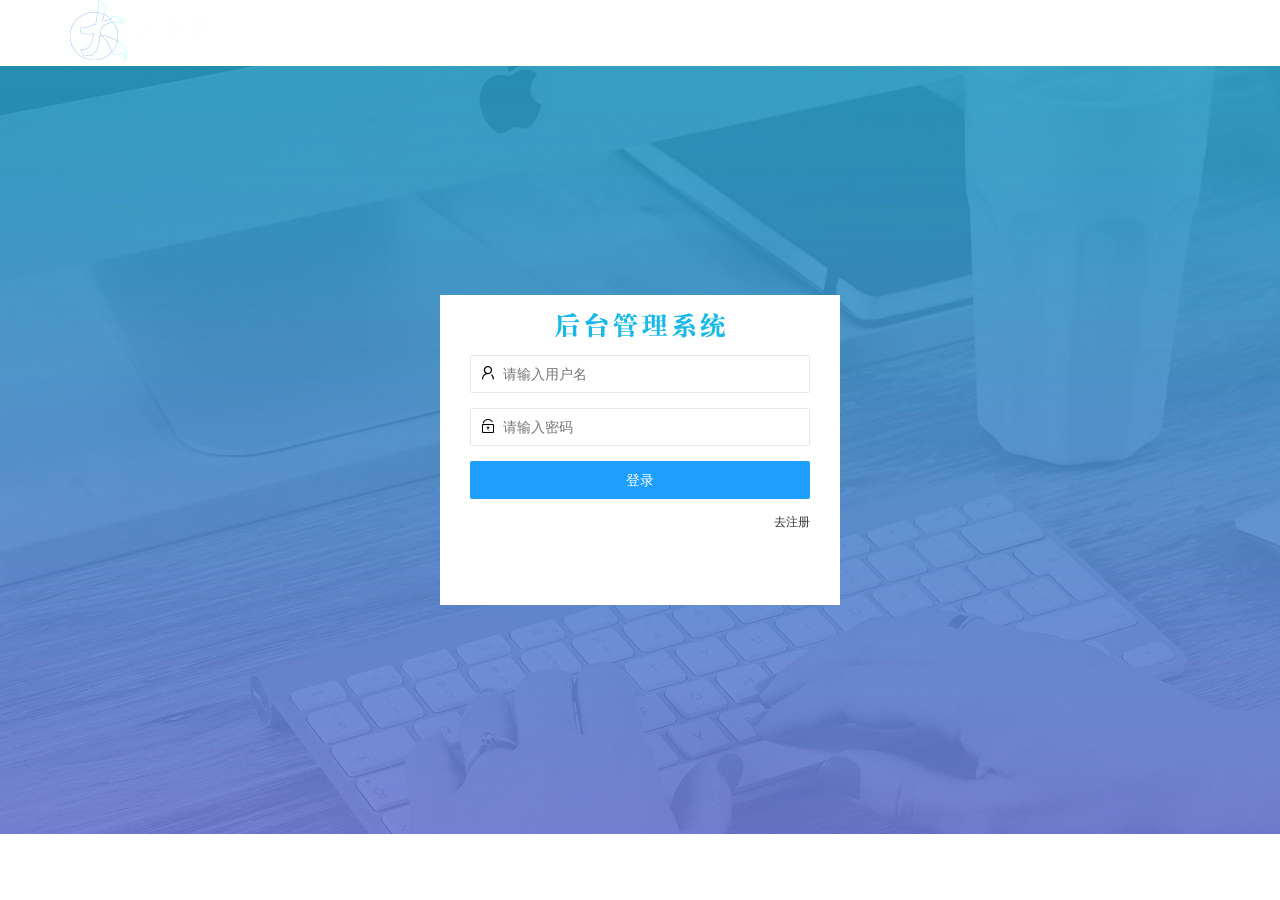
<file: login.html>
<!DOCTYPE html>
<html lang="en">

<head>
    <meta charset="UTF-8">
    <meta name="viewport" content="width=device-width, initial-scale=1.0">
    <title>大事件-登录/注册</title>
    <!-- 引入layui.css -->
    <link rel="stylesheet" href="/assets/lib/layui/css/layui.css">
    <!-- 引入login.css -->
    <link rel="stylesheet" href="/assets/css/login.css">
</head>

<body>
    <!-- logo区域 -->
    <div class="layui-main">
        <img src="/assets//images/logo.png" alt="">
    </div>
    <!-- 表单区域 -->
    <div class="loginAndRegBox">
        <div class="title-box"></div>
        <!-- 登录表单 -->
        <div class="login-box">
            <form class="layui-form" action="" id="form_login">
                <!-- 用户名 -->
                <div class="layui-form-item">
                    <i class="layui-icon layui-icon-username"></i>
                    <input type="text" name="username" required lay-verify="required" placeholder="请输入用户名"
                        autocomplete="off" class="layui-input" lay-verType="tips">
                </div>
                <!-- 密码 -->
                <div class="layui-form-item">
                    <i class="layui-icon layui-icon-password"></i>
                    <input type="password" name="password" required lay-verify="required|pwd" placeholder="请输入密码"
                        autocomplete="off" class="layui-input">
                </div>
                <!-- 登录按钮 -->
                <div class="layui-form-item">
                    <button class="layui-btn layui-btn-fluid layui-btn-normal" lay-submit>登录</button>
                </div>
                <div class="layui-form-item links">
                    <a href="javascript:;" id="link_reg">去注册</a>
                </div>
            </form>
        </div>
        <!-- 注册表单 -->
        <div class="reg-box" style="display: none;">
            <!-- 注册的表单 -->
            <form class="layui-form" action="" id="form_reg">
                <!-- 用户名 -->
                <div class="layui-form-item">
                    <i class="layui-icon layui-icon-username"></i>
                    <input type="text" name="username" required lay-verify="required" placeholder="请输入用户名"
                        autocomplete="off" class="layui-input" />
                </div>
                <!-- 密码 -->
                <div class="layui-form-item">
                    <i class="layui-icon layui-icon-password"></i>
                    <input type="password" name="password" required lay-verify="required|pwd" placeholder="请输入密码"
                        autocomplete="off" class="layui-input" />
                </div>
                <!-- 密码确认框 -->
                <div class="layui-form-item">
                    <i class="layui-icon layui-icon-password"></i>
                    <input type="password" name="repassword" required lay-verify="required|pwd|reqpwd"
                        placeholder="再次确认密码" autocomplete="off" class="layui-input" />
                </div>
                <!-- 注册按钮 -->
                <div class="layui-form-item">
                    <!-- 注意：表单提交按钮和普通按钮的区别，就是 lay-submit 属性 -->
                    <button class="layui-btn layui-btn-fluid layui-btn-normal" lay-submit>注册</button>
                </div>
                <div class="layui-form-item links">
                    <a href="javascript:;" id="link_login">去登录</a>
                </div>
            </form>
        </div>
    </div>
    <!-- 导入layui的js文件 -->
    <script src="/assets/lib/layui/layui.all.js"></script>
    <script src="/assets/lib/jquery.js"></script>
    <script src="/assets/js/baseAPI.js"></script>
    <script src="/assets/js/login.js"></script>

</body>

</html>
</file>
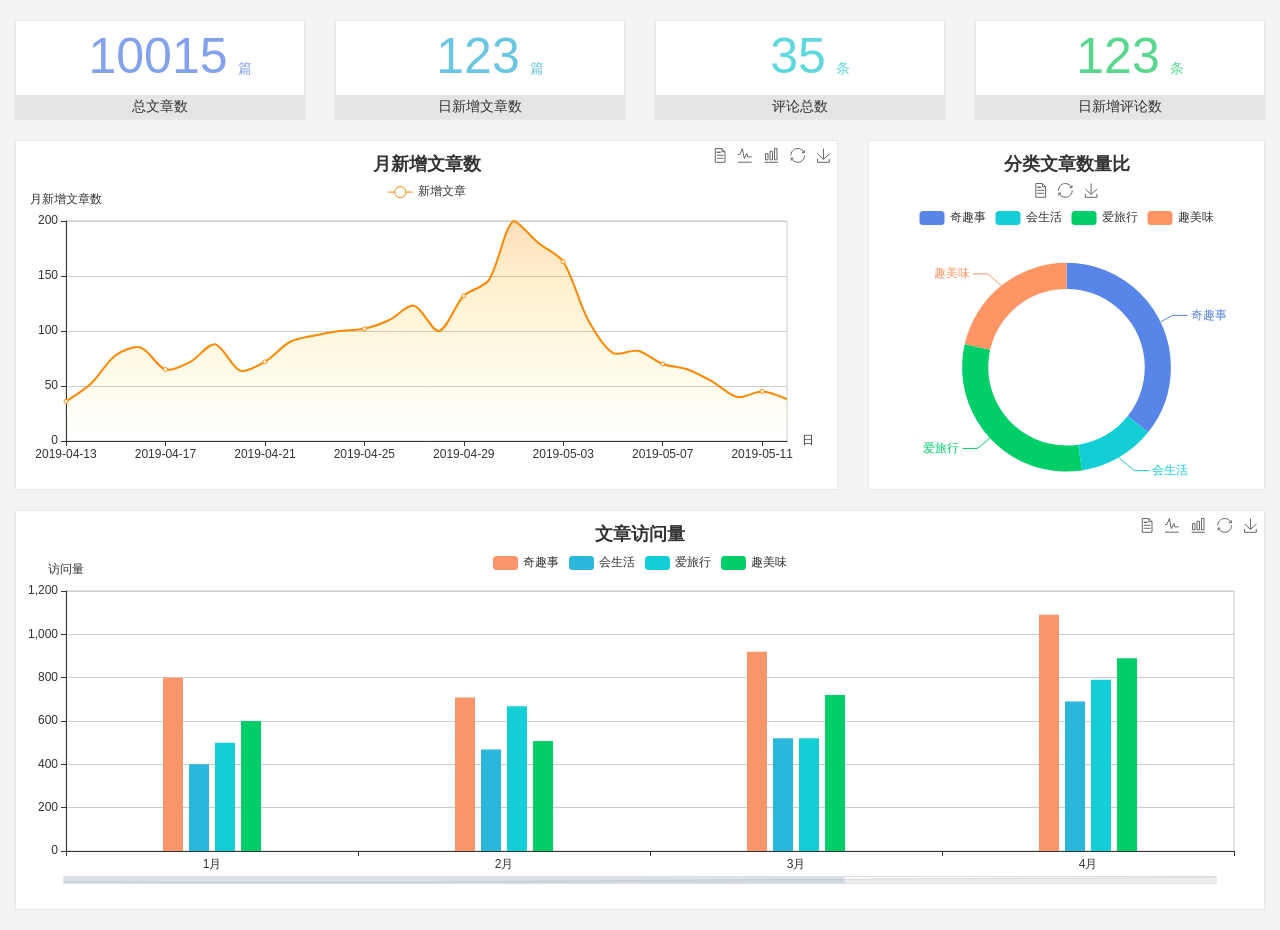
<file: home/dashboard.html>
<!DOCTYPE html>
<html lang="en">

<head>
  <meta charset="UTF-8">
  <meta name="viewport" content="width=device-width, initial-scale=1.0">
  <meta http-equiv="X-UA-Compatible" content="ie=edge">
  <title>图表统计</title>
  <link rel="stylesheet" href="../../assets/lib/bootstrap.css" />
  <link rel="stylesheet" href="../../assets/lib/main.css" />
  <script src="../../assets/lib/jquery.js"></script>
  <script type="text/javascript" src="../../assets/lib/echarts.min.js"></script>
</head>

<body>
  <div class="container-fluid">
    <div class="row spannel_list">
      <div class="col-sm-3 col-xs-6">
        <div class="spannel">
          <em>10015</em><span>篇</span>
          <b>总文章数</b>
        </div>
      </div>
      <div class="col-sm-3 col-xs-6">
        <div class="spannel scolor01">
          <em>123</em><span>篇</span>
          <b>日新增文章数</b>
        </div>
      </div>
      <div class="col-sm-3 col-xs-6">
        <div class="spannel scolor02">
          <em>35</em><span>条</span>
          <b>评论总数</b>
        </div>
      </div>
      <div class="col-sm-3 col-xs-6">
        <div class="spannel scolor03">
          <em>123</em><span>条</span>
          <b>日新增评论数</b>
        </div>
      </div>
    </div>
  </div>

  <div class="container-fluid">
    <div class="row curve-pie">
      <div class="col-lg-8 col-md-8">
        <div class="gragh_pannel" id="curve_show"></div>
      </div>
      <div class="col-lg-4 col-md-4">
        <div class="gragh_pannel" id="pie_show"></div>
      </div>
    </div>
  </div>

  <div class="container-fluid">
    <div class="column_pannel" id="column_show"></div>
  </div>

  <script>
    var oChart = echarts.init(document.getElementById('curve_show'));
    var aList_all = [
      { 'count': 36, 'date': '2019-04-13' },
      { 'count': 52, 'date': '2019-04-14' },
      { 'count': 78, 'date': '2019-04-15' },
      { 'count': 85, 'date': '2019-04-16' },
      { 'count': 65, 'date': '2019-04-17' },
      { 'count': 72, 'date': '2019-04-18' },
      { 'count': 88, 'date': '2019-04-19' },
      { 'count': 64, 'date': '2019-04-20' },
      { 'count': 72, 'date': '2019-04-21' },
      { 'count': 90, 'date': '2019-04-22' },
      { 'count': 96, 'date': '2019-04-23' },
      { 'count': 100, 'date': '2019-04-24' },
      { 'count': 102, 'date': '2019-04-25' },
      { 'count': 110, 'date': '2019-04-26' },
      { 'count': 123, 'date': '2019-04-27' },
      { 'count': 100, 'date': '2019-04-28' },
      { 'count': 132, 'date': '2019-04-29' },
      { 'count': 146, 'date': '2019-04-30' },
      { 'count': 200, 'date': '2019-05-01' },
      { 'count': 180, 'date': '2019-05-02' },
      { 'count': 163, 'date': '2019-05-03' },
      { 'count': 110, 'date': '2019-05-04' },
      { 'count': 80, 'date': '2019-05-05' },
      { 'count': 82, 'date': '2019-05-06' },
      { 'count': 70, 'date': '2019-05-07' },
      { 'count': 65, 'date': '2019-05-08' },
      { 'count': 54, 'date': '2019-05-09' },
      { 'count': 40, 'date': '2019-05-10' },
      { 'count': 45, 'date': '2019-05-11' },
      { 'count': 38, 'date': '2019-05-12' },
    ];

    let aCount = [];
    let aDate = [];

    for (var i = 0; i < aList_all.length; i++) {
      aCount.push(aList_all[i].count);
      aDate.push(aList_all[i].date);
    }

    var chartopt = {
      title: {
        text: '月新增文章数',
        left: 'center',
        top: '10'
      },
      tooltip: {
        trigger: 'axis'
      },
      legend: {
        data: ['新增文章'],
        top: '40'
      },
      toolbox: {
        show: true,
        feature: {
          mark: { show: true },
          dataView: { show: true, readOnly: false },
          magicType: { show: true, type: ['line', 'bar'] },
          restore: { show: true },
          saveAsImage: { show: true }
        }
      },
      calculable: true,
      xAxis: [
        {
          name: '日',
          type: 'category',
          boundaryGap: false,
          data: aDate
        }
      ],
      yAxis: [
        {
          name: '月新增文章数',
          type: 'value'
        }
      ],
      series: [
        {
          name: '新增文章',
          type: 'line',
          smooth: true,
          itemStyle: { normal: { areaStyle: { type: 'default' }, color: '#f80' }, lineStyle: { color: '#f80' } },
          data: aCount
        }],
      areaStyle: {
        normal: {
          color: new echarts.graphic.LinearGradient(0, 0, 0, 1, [{
            offset: 0,
            color: 'rgba(255,136,0,0.39)'
          }, {
            offset: .34,
            color: 'rgba(255,180,0,0.25)'
          }, {
            offset: 1,
            color: 'rgba(255,222,0,0.00)'
          }])

        }
      },
      grid: {
        show: true,
        x: 50,
        x2: 50,
        y: 80,
        height: 220
      }
    };

    oChart.setOption(chartopt);


    var oPie = echarts.init(document.getElementById('pie_show'));
    var oPieopt =
    {
      title: {
        top: 10,
        text: '分类文章数量比',
        x: 'center'
      },
      tooltip: {
        trigger: 'item',
        formatter: "{a} <br/>{b} : {c} ({d}%)"
      },
      color: ['#5885e8', '#13cfd5', '#00ce68', '#ff9565'],
      legend: {
        x: 'center',
        top: 65,
        data: ['奇趣事', '会生活', '爱旅行', '趣美味']
      },
      toolbox: {
        show: true,
        x: 'center',
        top: 35,
        feature: {
          mark: { show: true },
          dataView: { show: true, readOnly: false },
          magicType: {
            show: true,
            type: ['pie', 'funnel'],
            option: {
              funnel: {
                x: '25%',
                width: '50%',
                funnelAlign: 'left',
                max: 1548
              }
            }
          },
          restore: { show: true },
          saveAsImage: { show: true }
        }
      },
      calculable: true,
      series: [
        {
          name: '访问来源',
          type: 'pie',
          radius: ['45%', '60%'],
          center: ['50%', '65%'],
          data: [
            { value: 300, name: '奇趣事' },
            { value: 100, name: '会生活' },
            { value: 260, name: '爱旅行' },
            { value: 180, name: '趣美味' }
          ]
        }
      ]
    };
    oPie.setOption(oPieopt);



    var oColumn = this.echarts.init(document.getElementById('column_show'));
    var oColumnopt =
    {
      title: {
        text: '文章访问量',
        left: 'center',
        top: '10'
      },
      tooltip: {
        trigger: 'axis'
      },
      legend: {
        data: ['奇趣事', '会生活', '爱旅行', '趣美味'],
        top: '40'
      },
      toolbox: {
        show: true,
        feature: {
          mark: { show: true },
          dataView: { show: true, readOnly: false },
          magicType: { show: true, type: ['line', 'bar'] },
          restore: { show: true },
          saveAsImage: { show: true }
        }
      },
      calculable: true,
      xAxis: [
        {
          type: 'category',
          data: ['1月', '2月', '3月', '4月', '5月']
        }
      ],
      yAxis: [
        {
          name: '访问量',
          type: 'value'
        }
      ],
      series: [
        {
          name: '奇趣事',
          type: 'bar',
          barWidth: 20,
          itemStyle: {
            normal: { areaStyle: { type: 'default' }, color: '#fd956a' }
          },
          data: [800, 708, 920, 1090, 1200]
        },
        {
          name: '会生活',
          type: 'bar',
          barWidth: 20,
          itemStyle: {
            normal: { areaStyle: { type: 'default' }, color: '#2bb6db' }
          },
          data: [400, 468, 520, 690, 800]
        },
        {
          name: '爱旅行',
          type: 'bar',
          barWidth: 20,
          itemStyle: {
            normal: { areaStyle: { type: 'default' }, color: '#13cfd5' }
          },
          data: [500, 668, 520, 790, 900]
        },
        {
          name: '趣美味',
          type: 'bar',
          barWidth: 20,
          itemStyle: {
            normal: { areaStyle: { type: 'default' }, color: '#00ce68' }
          },
          data: [600, 508, 720, 890, 1000]
        }
      ],
      grid: {
        show: true,
        x: 50,
        x2: 30,
        y: 80,
        height: 260
      },
      dataZoom: [//给x轴设置滚动条
        {
          start: 0,//默认为0
          end: 100 - 1000 / 31,//默认为100
          type: 'slider',
          show: true,
          xAxisIndex: [0],
          handleSize: 0,//滑动条的 左右2个滑动条的大小
          height: 8,//组件高度
          left: 45, //左边的距离
          right: 50,//右边的距离
          bottom: 26,//右边的距离
          handleColor: '#ddd',//h滑动图标的颜色
          handleStyle: {
            borderColor: "#cacaca",
            borderWidth: "1",
            shadowBlur: 2,
            background: "#ddd",
            shadowColor: "#ddd",
          }
        }]
    };
    oColumn.setOption(oColumnopt);
  </script>
</body>

</html>
</file>
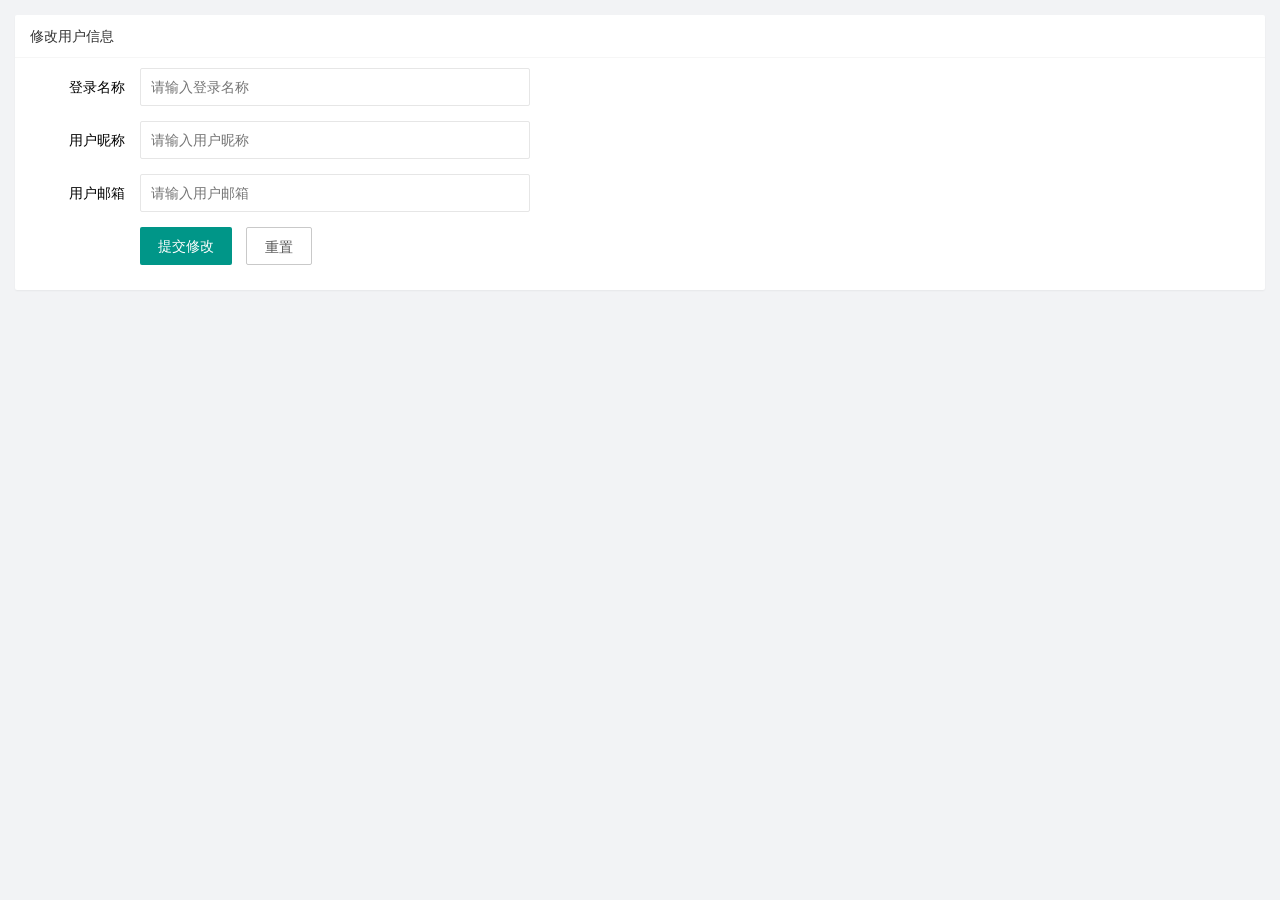
<file: user/user_info.html>
<!DOCTYPE html>
<html lang="en">

<head>
    <meta charset="UTF-8" />
    <meta name="viewport" content="width=device-width, initial-scale=1.0" />
    <title>用户基本资料</title>
    <!-- 导入 layui 的样式 -->
    <link rel="stylesheet" href="/assets/lib/layui/css/layui.css" />
    <!-- 导入自己的样式 -->
    <link rel="stylesheet" href="/assets/css/user/user_info.css" />
</head>

<body>
    <!-- 卡片区域 -->
    <div class="layui-card">
        <div class="layui-card-header">修改用户信息</div>
        <div class="layui-card-body">
            <!-- form 表单区域 -->
            <form class="layui-form" action="" lay-filter="formUserInfo">
                <input type="hidden" name="id" value="" />
                <div class="layui-form-item">
                    <label class="layui-form-label">登录名称</label>
                    <div class="layui-input-block">
                        <input type="text" name="username" required lay-verify="required" placeholder="请输入登录名称"
                            autocomplete="off" class="layui-input" readonly />
                    </div>
                </div>
                <div class="layui-form-item">
                    <label class="layui-form-label">用户昵称</label>
                    <div class="layui-input-block">
                        <input type="text" name="nickname" required lay-verify="required|nickname" placeholder="请输入用户昵称"
                            autocomplete="off" class="layui-input" />
                    </div>
                </div>
                <div class="layui-form-item">
                    <label class="layui-form-label">用户邮箱</label>
                    <div class="layui-input-block">
                        <input type="text" name="email" required lay-verify="required|email" placeholder="请输入用户邮箱"
                            autocomplete="off" class="layui-input" />
                    </div>
                </div>
                <div class="layui-form-item">
                    <div class="layui-input-block">
                        <button class="layui-btn" lay-submit lay-filter="formDemo">提交修改</button>
                        <button type="reset" class="layui-btn layui-btn-primary" id="btnReset">重置</button>
                    </div>
                </div>
            </form>
        </div>
    </div>
    <script src="/assets/lib/layui/layui.all.js"></script>
    <script src="/assets/lib/jquery.js"></script>
    <script src="/assets/js/baseAPI.js"></script>
    <script src="/assets/js/user_info.js"></script>

</body>

</html>
</file>
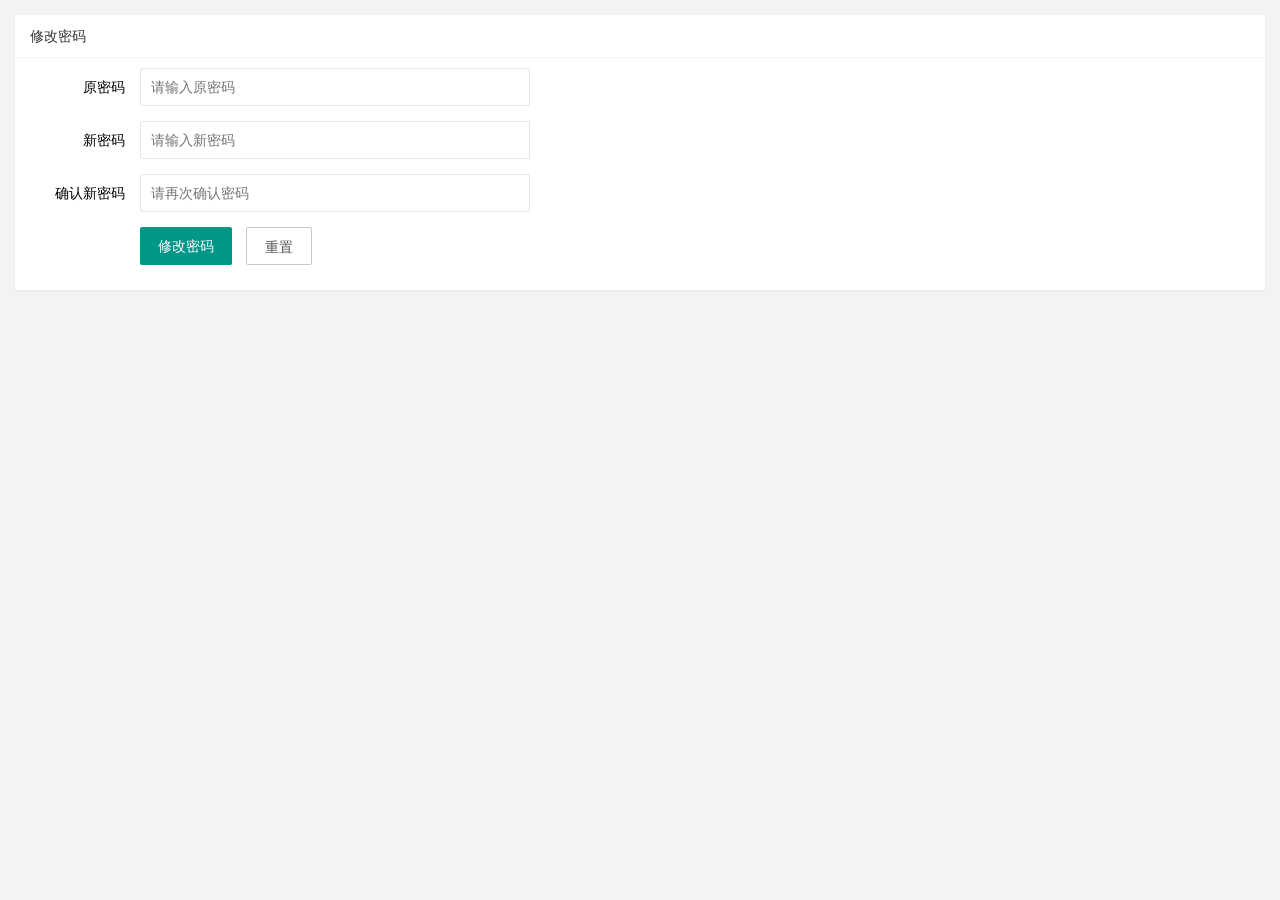
<file: user/user_pwd.html>
<!DOCTYPE html>
<html lang="en">

<head>
    <meta charset="UTF-8" />
    <meta name="viewport" content="width=device-width, initial-scale=1.0" />
    <title>Document</title>
    <link rel="stylesheet" href="/assets/lib/layui/css/layui.css" />
    <link rel="stylesheet" href="/assets/css/user/user_pwd.css" />
</head>

<body>
    <!-- 卡片区域 -->
    <div class="layui-card">
        <div class="layui-card-header">修改密码</div>
        <div class="layui-card-body">
            <form class="layui-form">
                <div class="layui-form-item">
                    <label class="layui-form-label">原密码</label>
                    <div class="layui-input-block">
                        <input type="password" name="oldPwd" required lay-verify="required|pwd" placeholder="请输入原密码" autocomplete="off" class="layui-input" />
                    </div>
                </div>
                <div class="layui-form-item">
                    <label class="layui-form-label">新密码</label>
                    <div class="layui-input-block">
                        <input type="password" name="newPwd" required lay-verify="required|pwd|samePwd" placeholder="请输入新密码" autocomplete="off" class="layui-input" />
                    </div>
                </div>
                <div class="layui-form-item">
                    <label class="layui-form-label">确认新密码</label>
                    <div class="layui-input-block">
                        <input type="password" name="rePwd" required lay-verify="required|pwd|rePwd" placeholder="请再次确认密码" autocomplete="off" class="layui-input" />
                    </div>
                </div>
                <div class="layui-form-item">
                    <div class="layui-input-block">
                        <button class="layui-btn" lay-submit lay-filter="formDemo">修改密码</button>
                        <button type="reset" class="layui-btn layui-btn-primary">重置</button>
                    </div>
                </div>
            </form>
        </div>
    </div>
    <!-- 导入 layui 的 js -->
    <script src="/assets/lib/layui/layui.all.js"></script>

</body>

</html>
</file>
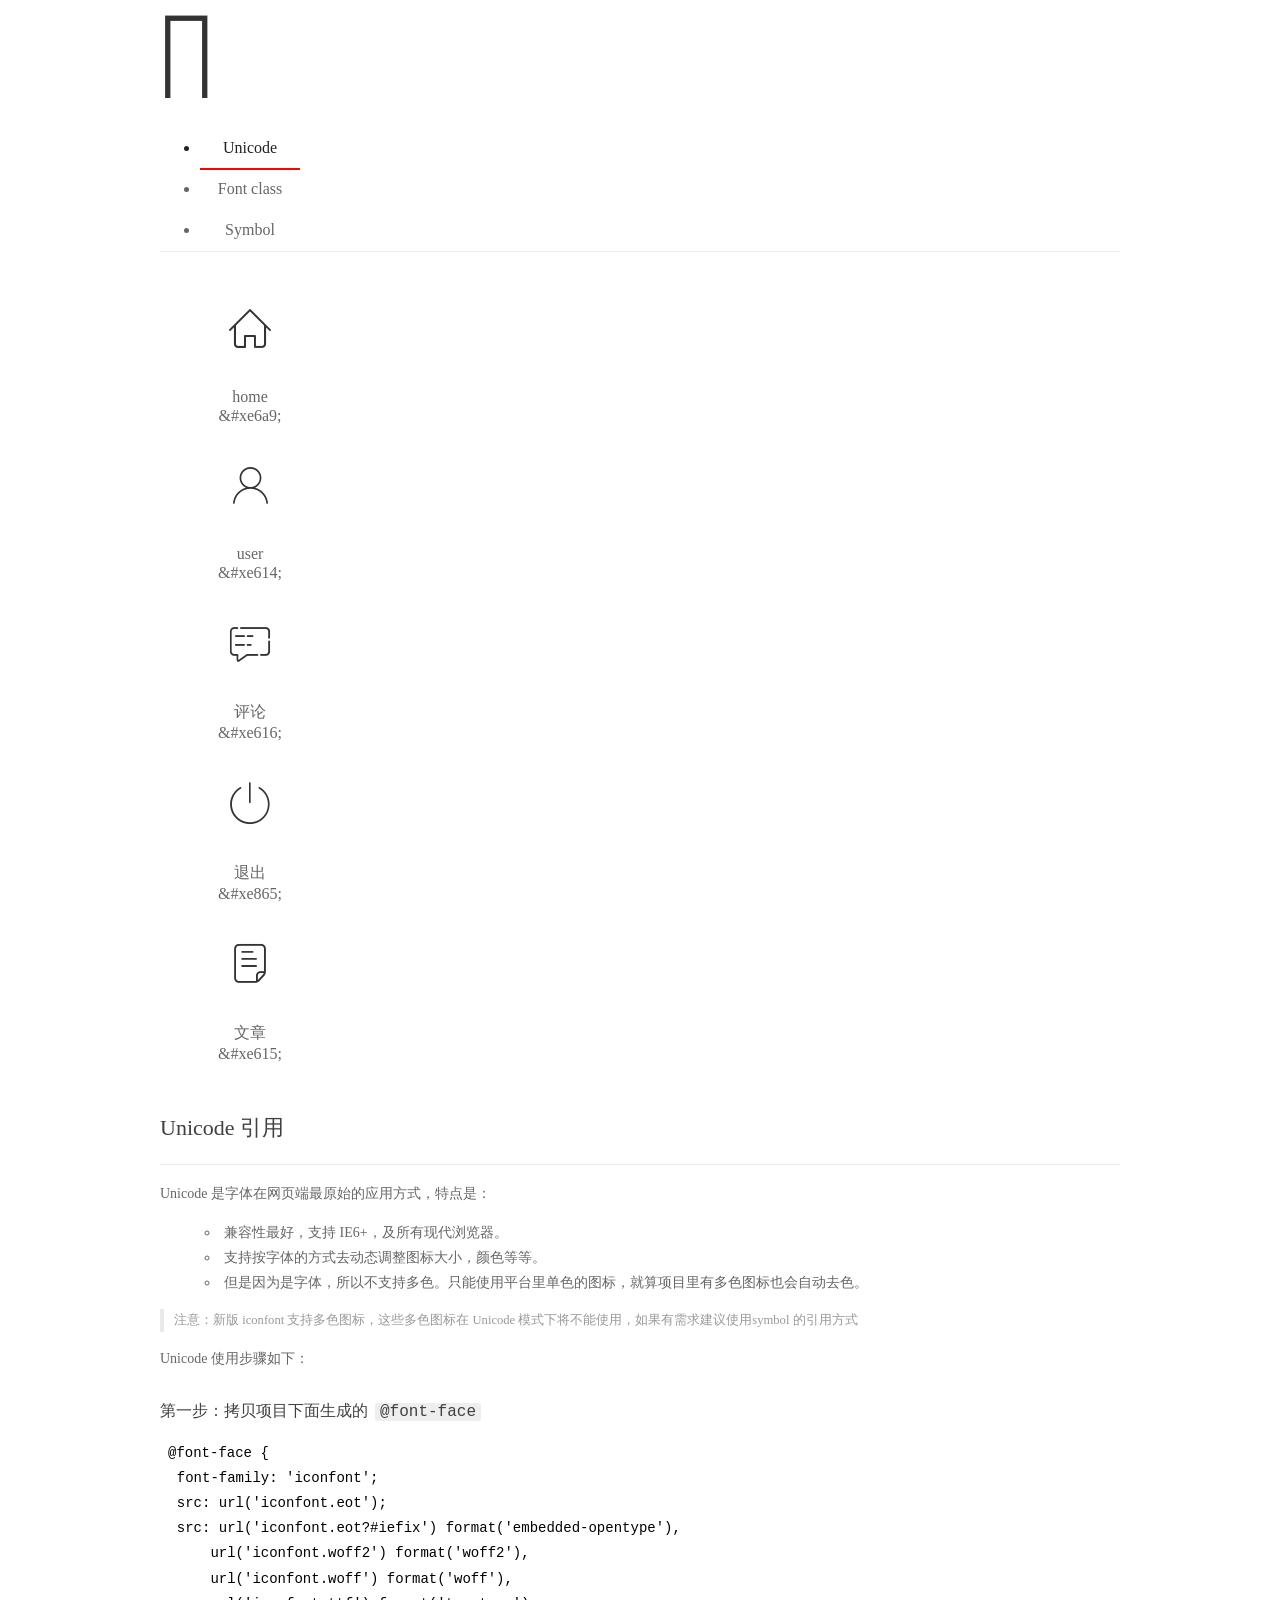
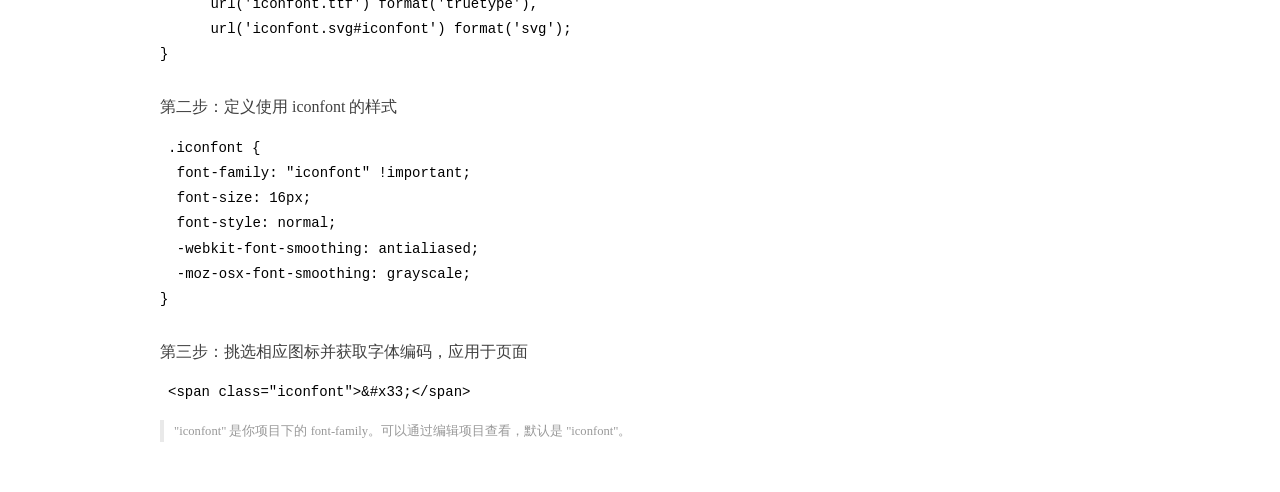
<file: assets/fonts/demo_index.html>
<!DOCTYPE html>
<html>
<head>
  <meta charset="utf-8"/>
  <title>IconFont Demo</title>
  <link rel="shortcut icon" href="https://gtms04.alicdn.com/tps/i4/TB1_oz6GVXXXXaFXpXXJDFnIXXX-64-64.ico" type="image/x-icon"/>
  <link rel="stylesheet" href="https://g.alicdn.com/thx/cube/1.3.2/cube.min.css">
  <link rel="stylesheet" href="demo.css">
  <link rel="stylesheet" href="iconfont.css">
  <script src="iconfont.js"></script>
  <!-- jQuery -->
  <script src="https://a1.alicdn.com/oss/uploads/2018/12/26/7bfddb60-08e8-11e9-9b04-53e73bb6408b.js"></script>
  <!-- 代码高亮 -->
  <script src="https://a1.alicdn.com/oss/uploads/2018/12/26/a3f714d0-08e6-11e9-8a15-ebf944d7534c.js"></script>
</head>
<body>
  <div class="main">
    <h1 class="logo"><a href="https://www.iconfont.cn/" title="iconfont 首页" target="_blank">&#xe86b;</a></h1>
    <div class="nav-tabs">
      <ul id="tabs" class="dib-box">
        <li class="dib active"><span>Unicode</span></li>
        <li class="dib"><span>Font class</span></li>
        <li class="dib"><span>Symbol</span></li>
      </ul>
      
    </div>
    <div class="tab-container">
      <div class="content unicode" style="display: block;">
          <ul class="icon_lists dib-box">
          
            <li class="dib">
              <span class="icon iconfont">&#xe6a9;</span>
                <div class="name">home</div>
                <div class="code-name">&amp;#xe6a9;</div>
              </li>
          
            <li class="dib">
              <span class="icon iconfont">&#xe614;</span>
                <div class="name">user</div>
                <div class="code-name">&amp;#xe614;</div>
              </li>
          
            <li class="dib">
              <span class="icon iconfont">&#xe616;</span>
                <div class="name">评论</div>
                <div class="code-name">&amp;#xe616;</div>
              </li>
          
            <li class="dib">
              <span class="icon iconfont">&#xe865;</span>
                <div class="name">退出</div>
                <div class="code-name">&amp;#xe865;</div>
              </li>
          
            <li class="dib">
              <span class="icon iconfont">&#xe615;</span>
                <div class="name">文章</div>
                <div class="code-name">&amp;#xe615;</div>
              </li>
          
          </ul>
          <div class="article markdown">
          <h2 id="unicode-">Unicode 引用</h2>
          <hr>

          <p>Unicode 是字体在网页端最原始的应用方式，特点是：</p>
          <ul>
            <li>兼容性最好，支持 IE6+，及所有现代浏览器。</li>
            <li>支持按字体的方式去动态调整图标大小，颜色等等。</li>
            <li>但是因为是字体，所以不支持多色。只能使用平台里单色的图标，就算项目里有多色图标也会自动去色。</li>
          </ul>
          <blockquote>
            <p>注意：新版 iconfont 支持多色图标，这些多色图标在 Unicode 模式下将不能使用，如果有需求建议使用symbol 的引用方式</p>
          </blockquote>
          <p>Unicode 使用步骤如下：</p>
          <h3 id="-font-face">第一步：拷贝项目下面生成的 <code>@font-face</code></h3>
<pre><code class="language-css"
>@font-face {
  font-family: 'iconfont';
  src: url('iconfont.eot');
  src: url('iconfont.eot?#iefix') format('embedded-opentype'),
      url('iconfont.woff2') format('woff2'),
      url('iconfont.woff') format('woff'),
      url('iconfont.ttf') format('truetype'),
      url('iconfont.svg#iconfont') format('svg');
}
</code></pre>
          <h3 id="-iconfont-">第二步：定义使用 iconfont 的样式</h3>
<pre><code class="language-css"
>.iconfont {
  font-family: "iconfont" !important;
  font-size: 16px;
  font-style: normal;
  -webkit-font-smoothing: antialiased;
  -moz-osx-font-smoothing: grayscale;
}
</code></pre>
          <h3 id="-">第三步：挑选相应图标并获取字体编码，应用于页面</h3>
<pre>
<code class="language-html"
>&lt;span class="iconfont"&gt;&amp;#x33;&lt;/span&gt;
</code></pre>
          <blockquote>
            <p>"iconfont" 是你项目下的 font-family。可以通过编辑项目查看，默认是 "iconfont"。</p>
          </blockquote>
          </div>
      </div>
      <div class="content font-class">
        <ul class="icon_lists dib-box">
          
          <li class="dib">
            <span class="icon iconfont icon-home"></span>
            <div class="name">
              home
            </div>
            <div class="code-name">.icon-home
            </div>
          </li>
          
          <li class="dib">
            <span class="icon iconfont icon-user"></span>
            <div class="name">
              user
            </div>
            <div class="code-name">.icon-user
            </div>
          </li>
          
          <li class="dib">
            <span class="icon iconfont icon-pinglun"></span>
            <div class="name">
              评论
            </div>
            <div class="code-name">.icon-pinglun
            </div>
          </li>
          
          <li class="dib">
            <span class="icon iconfont icon-tuichu"></span>
            <div class="name">
              退出
            </div>
            <div class="code-name">.icon-tuichu
            </div>
          </li>
          
          <li class="dib">
            <span class="icon iconfont icon-16"></span>
            <div class="name">
              文章
            </div>
            <div class="code-name">.icon-16
            </div>
          </li>
          
        </ul>
        <div class="article markdown">
        <h2 id="font-class-">font-class 引用</h2>
        <hr>

        <p>font-class 是 Unicode 使用方式的一种变种，主要是解决 Unicode 书写不直观，语意不明确的问题。</p>
        <p>与 Unicode 使用方式相比，具有如下特点：</p>
        <ul>
          <li>兼容性良好，支持 IE8+，及所有现代浏览器。</li>
          <li>相比于 Unicode 语意明确，书写更直观。可以很容易分辨这个 icon 是什么。</li>
          <li>因为使用 class 来定义图标，所以当要替换图标时，只需要修改 class 里面的 Unicode 引用。</li>
          <li>不过因为本质上还是使用的字体，所以多色图标还是不支持的。</li>
        </ul>
        <p>使用步骤如下：</p>
        <h3 id="-fontclass-">第一步：引入项目下面生成的 fontclass 代码：</h3>
<pre><code class="language-html">&lt;link rel="stylesheet" href="./iconfont.css"&gt;
</code></pre>
        <h3 id="-">第二步：挑选相应图标并获取类名，应用于页面：</h3>
<pre><code class="language-html">&lt;span class="iconfont icon-xxx"&gt;&lt;/span&gt;
</code></pre>
        <blockquote>
          <p>"
            iconfont" 是你项目下的 font-family。可以通过编辑项目查看，默认是 "iconfont"。</p>
        </blockquote>
      </div>
      </div>
      <div class="content symbol">
          <ul class="icon_lists dib-box">
          
            <li class="dib">
                <svg class="icon svg-icon" aria-hidden="true">
                  <use xlink:href="#icon-home"></use>
                </svg>
                <div class="name">home</div>
                <div class="code-name">#icon-home</div>
            </li>
          
            <li class="dib">
                <svg class="icon svg-icon" aria-hidden="true">
                  <use xlink:href="#icon-user"></use>
                </svg>
                <div class="name">user</div>
                <div class="code-name">#icon-user</div>
            </li>
          
            <li class="dib">
                <svg class="icon svg-icon" aria-hidden="true">
                  <use xlink:href="#icon-pinglun"></use>
                </svg>
                <div class="name">评论</div>
                <div class="code-name">#icon-pinglun</div>
            </li>
          
            <li class="dib">
                <svg class="icon svg-icon" aria-hidden="true">
                  <use xlink:href="#icon-tuichu"></use>
                </svg>
                <div class="name">退出</div>
                <div class="code-name">#icon-tuichu</div>
            </li>
          
            <li class="dib">
                <svg class="icon svg-icon" aria-hidden="true">
                  <use xlink:href="#icon-16"></use>
                </svg>
                <div class="name">文章</div>
                <div class="code-name">#icon-16</div>
            </li>
          
          </ul>
          <div class="article markdown">
          <h2 id="symbol-">Symbol 引用</h2>
          <hr>

          <p>这是一种全新的使用方式，应该说这才是未来的主流，也是平台目前推荐的用法。相关介绍可以参考这篇<a href="">文章</a>
            这种用法其实是做了一个 SVG 的集合，与另外两种相比具有如下特点：</p>
          <ul>
            <li>支持多色图标了，不再受单色限制。</li>
            <li>通过一些技巧，支持像字体那样，通过 <code>font-size</code>, <code>color</code> 来调整样式。</li>
            <li>兼容性较差，支持 IE9+，及现代浏览器。</li>
            <li>浏览器渲染 SVG 的性能一般，还不如 png。</li>
          </ul>
          <p>使用步骤如下：</p>
          <h3 id="-symbol-">第一步：引入项目下面生成的 symbol 代码：</h3>
<pre><code class="language-html">&lt;script src="./iconfont.js"&gt;&lt;/script&gt;
</code></pre>
          <h3 id="-css-">第二步：加入通用 CSS 代码（引入一次就行）：</h3>
<pre><code class="language-html">&lt;style&gt;
.icon {
  width: 1em;
  height: 1em;
  vertical-align: -0.15em;
  fill: currentColor;
  overflow: hidden;
}
&lt;/style&gt;
</code></pre>
          <h3 id="-">第三步：挑选相应图标并获取类名，应用于页面：</h3>
<pre><code class="language-html">&lt;svg class="icon" aria-hidden="true"&gt;
  &lt;use xlink:href="#icon-xxx"&gt;&lt;/use&gt;
&lt;/svg&gt;
</code></pre>
          </div>
      </div>

    </div>
  </div>
  <script>
  $(document).ready(function () {
      $('.tab-container .content:first').show()

      $('#tabs li').click(function (e) {
        var tabContent = $('.tab-container .content')
        var index = $(this).index()

        if ($(this).hasClass('active')) {
          return
        } else {
          $('#tabs li').removeClass('active')
          $(this).addClass('active')

          tabContent.hide().eq(index).fadeIn()
        }
      })
    })
  </script>
</body>
</html>
</file>
<file: assets/lib/layui/css/layui.css>
/** layui-v2.5.5 MIT License By https://www.layui.com */
 .layui-inline,img{display:inline-block;vertical-align:middle}h1,h2,h3,h4,h5,h6{font-weight:400}.layui-edge,.layui-header,.layui-inline,.layui-main{position:relative}.layui-body,.layui-edge,.layui-elip{overflow:hidden}.layui-btn,.layui-edge,.layui-inline,img{vertical-align:middle}.layui-btn,.layui-disabled,.layui-icon,.layui-unselect{-moz-user-select:none;-webkit-user-select:none;-ms-user-select:none}.layui-elip,.layui-form-checkbox span,.layui-form-pane .layui-form-label{text-overflow:ellipsis;white-space:nowrap}.layui-breadcrumb,.layui-tree-btnGroup{visibility:hidden}blockquote,body,button,dd,div,dl,dt,form,h1,h2,h3,h4,h5,h6,input,li,ol,p,pre,td,textarea,th,ul{margin:0;padding:0;-webkit-tap-highlight-color:rgba(0,0,0,0)}a:active,a:hover{outline:0}img{border:none}li{list-style:none}table{border-collapse:collapse;border-spacing:0}h4,h5,h6{font-size:100%}button,input,optgroup,option,select,textarea{font-family:inherit;font-size:inherit;font-style:inherit;font-weight:inherit;outline:0}pre{white-space:pre-wrap;white-space:-moz-pre-wrap;white-space:-pre-wrap;white-space:-o-pre-wrap;word-wrap:break-word}body{line-height:24px;font:14px Helvetica Neue,Helvetica,PingFang SC,Tahoma,Arial,sans-serif}hr{height:1px;margin:10px 0;border:0;clear:both}a{color:#333;text-decoration:none}a:hover{color:#777}a cite{font-style:normal;*cursor:pointer}.layui-border-box,.layui-border-box *{box-sizing:border-box}.layui-box,.layui-box *{box-sizing:content-box}.layui-clear{clear:both;*zoom:1}.layui-clear:after{content:'\20';clear:both;*zoom:1;display:block;height:0}.layui-inline{*display:inline;*zoom:1}.layui-edge{display:inline-block;width:0;height:0;border-width:6px;border-style:dashed;border-color:transparent}.layui-edge-top{top:-4px;border-bottom-color:#999;border-bottom-style:solid}.layui-edge-right{border-left-color:#999;border-left-style:solid}.layui-edge-bottom{top:2px;border-top-color:#999;border-top-style:solid}.layui-edge-left{border-right-color:#999;border-right-style:solid}.layui-disabled,.layui-disabled:hover{color:#d2d2d2!important;cursor:not-allowed!important}.layui-circle{border-radius:100%}.layui-show{display:block!important}.layui-hide{display:none!important}@font-face{font-family:layui-icon;src:url(../font/iconfont.eot?v=250);src:url(../font/iconfont.eot?v=250#iefix) format('embedded-opentype'),url(../font/iconfont.woff2?v=250) format('woff2'),url(../font/iconfont.woff?v=250) format('woff'),url(../font/iconfont.ttf?v=250) format('truetype'),url(../font/iconfont.svg?v=250#layui-icon) format('svg')}.layui-icon{font-family:layui-icon!important;font-size:16px;font-style:normal;-webkit-font-smoothing:antialiased;-moz-osx-font-smoothing:grayscale}.layui-icon-reply-fill:before{content:"\e611"}.layui-icon-set-fill:before{content:"\e614"}.layui-icon-menu-fill:before{content:"\e60f"}.layui-icon-search:before{content:"\e615"}.layui-icon-share:before{content:"\e641"}.layui-icon-set-sm:before{content:"\e620"}.layui-icon-engine:before{content:"\e628"}.layui-icon-close:before{content:"\1006"}.layui-icon-close-fill:before{content:"\1007"}.layui-icon-chart-screen:before{content:"\e629"}.layui-icon-star:before{content:"\e600"}.layui-icon-circle-dot:before{content:"\e617"}.layui-icon-chat:before{content:"\e606"}.layui-icon-release:before{content:"\e609"}.layui-icon-list:before{content:"\e60a"}.layui-icon-chart:before{content:"\e62c"}.layui-icon-ok-circle:before{content:"\1005"}.layui-icon-layim-theme:before{content:"\e61b"}.layui-icon-table:before{content:"\e62d"}.layui-icon-right:before{content:"\e602"}.layui-icon-left:before{content:"\e603"}.layui-icon-cart-simple:before{content:"\e698"}.layui-icon-face-cry:before{content:"\e69c"}.layui-icon-face-smile:before{content:"\e6af"}.layui-icon-survey:before{content:"\e6b2"}.layui-icon-tree:before{content:"\e62e"}.layui-icon-upload-circle:before{content:"\e62f"}.layui-icon-add-circle:before{content:"\e61f"}.layui-icon-download-circle:before{content:"\e601"}.layui-icon-templeate-1:before{content:"\e630"}.layui-icon-util:before{content:"\e631"}.layui-icon-face-surprised:before{content:"\e664"}.layui-icon-edit:before{content:"\e642"}.layui-icon-speaker:before{content:"\e645"}.layui-icon-down:before{content:"\e61a"}.layui-icon-file:before{content:"\e621"}.layui-icon-layouts:before{content:"\e632"}.layui-icon-rate-half:before{content:"\e6c9"}.layui-icon-add-circle-fine:before{content:"\e608"}.layui-icon-prev-circle:before{content:"\e633"}.layui-icon-read:before{content:"\e705"}.layui-icon-404:before{content:"\e61c"}.layui-icon-carousel:before{content:"\e634"}.layui-icon-help:before{content:"\e607"}.layui-icon-code-circle:before{content:"\e635"}.layui-icon-water:before{content:"\e636"}.layui-icon-username:before{content:"\e66f"}.layui-icon-find-fill:before{content:"\e670"}.layui-icon-about:before{content:"\e60b"}.layui-icon-location:before{content:"\e715"}.layui-icon-up:before{content:"\e619"}.layui-icon-pause:before{content:"\e651"}.layui-icon-date:before{content:"\e637"}.layui-icon-layim-uploadfile:before{content:"\e61d"}.layui-icon-delete:before{content:"\e640"}.layui-icon-play:before{content:"\e652"}.layui-icon-top:before{content:"\e604"}.layui-icon-friends:before{content:"\e612"}.layui-icon-refresh-3:before{content:"\e9aa"}.layui-icon-ok:before{content:"\e605"}.layui-icon-layer:before{content:"\e638"}.layui-icon-face-smile-fine:before{content:"\e60c"}.layui-icon-dollar:before{content:"\e659"}.layui-icon-group:before{content:"\e613"}.layui-icon-layim-download:before{content:"\e61e"}.layui-icon-picture-fine:before{content:"\e60d"}.layui-icon-link:before{content:"\e64c"}.layui-icon-diamond:before{content:"\e735"}.layui-icon-log:before{content:"\e60e"}.layui-icon-rate-solid:before{content:"\e67a"}.layui-icon-fonts-del:before{content:"\e64f"}.layui-icon-unlink:before{content:"\e64d"}.layui-icon-fonts-clear:before{content:"\e639"}.layui-icon-triangle-r:before{content:"\e623"}.layui-icon-circle:before{content:"\e63f"}.layui-icon-radio:before{content:"\e643"}.layui-icon-align-center:before{content:"\e647"}.layui-icon-align-right:before{content:"\e648"}.layui-icon-align-left:before{content:"\e649"}.layui-icon-loading-1:before{content:"\e63e"}.layui-icon-return:before{content:"\e65c"}.layui-icon-fonts-strong:before{content:"\e62b"}.layui-icon-upload:before{content:"\e67c"}.layui-icon-dialogue:before{content:"\e63a"}.layui-icon-video:before{content:"\e6ed"}.layui-icon-headset:before{content:"\e6fc"}.layui-icon-cellphone-fine:before{content:"\e63b"}.layui-icon-add-1:before{content:"\e654"}.layui-icon-face-smile-b:before{content:"\e650"}.layui-icon-fonts-html:before{content:"\e64b"}.layui-icon-form:before{content:"\e63c"}.layui-icon-cart:before{content:"\e657"}.layui-icon-camera-fill:before{content:"\e65d"}.layui-icon-tabs:before{content:"\e62a"}.layui-icon-fonts-code:before{content:"\e64e"}.layui-icon-fire:before{content:"\e756"}.layui-icon-set:before{content:"\e716"}.layui-icon-fonts-u:before{content:"\e646"}.layui-icon-triangle-d:before{content:"\e625"}.layui-icon-tips:before{content:"\e702"}.layui-icon-picture:before{content:"\e64a"}.layui-icon-more-vertical:before{content:"\e671"}.layui-icon-flag:before{content:"\e66c"}.layui-icon-loading:before{content:"\e63d"}.layui-icon-fonts-i:before{content:"\e644"}.layui-icon-refresh-1:before{content:"\e666"}.layui-icon-rmb:before{content:"\e65e"}.layui-icon-home:before{content:"\e68e"}.layui-icon-user:before{content:"\e770"}.layui-icon-notice:before{content:"\e667"}.layui-icon-login-weibo:before{content:"\e675"}.layui-icon-voice:before{content:"\e688"}.layui-icon-upload-drag:before{content:"\e681"}.layui-icon-login-qq:before{content:"\e676"}.layui-icon-snowflake:before{content:"\e6b1"}.layui-icon-file-b:before{content:"\e655"}.layui-icon-template:before{content:"\e663"}.layui-icon-auz:before{content:"\e672"}.layui-icon-console:before{content:"\e665"}.layui-icon-app:before{content:"\e653"}.layui-icon-prev:before{content:"\e65a"}.layui-icon-website:before{content:"\e7ae"}.layui-icon-next:before{content:"\e65b"}.layui-icon-component:before{content:"\e857"}.layui-icon-more:before{content:"\e65f"}.layui-icon-login-wechat:before{content:"\e677"}.layui-icon-shrink-right:before{content:"\e668"}.layui-icon-spread-left:before{content:"\e66b"}.layui-icon-camera:before{content:"\e660"}.layui-icon-note:before{content:"\e66e"}.layui-icon-refresh:before{content:"\e669"}.layui-icon-female:before{content:"\e661"}.layui-icon-male:before{content:"\e662"}.layui-icon-password:before{content:"\e673"}.layui-icon-senior:before{content:"\e674"}.layui-icon-theme:before{content:"\e66a"}.layui-icon-tread:before{content:"\e6c5"}.layui-icon-praise:before{content:"\e6c6"}.layui-icon-star-fill:before{content:"\e658"}.layui-icon-rate:before{content:"\e67b"}.layui-icon-template-1:before{content:"\e656"}.layui-icon-vercode:before{content:"\e679"}.layui-icon-cellphone:before{content:"\e678"}.layui-icon-screen-full:before{content:"\e622"}.layui-icon-screen-restore:before{content:"\e758"}.layui-icon-cols:before{content:"\e610"}.layui-icon-export:before{content:"\e67d"}.layui-icon-print:before{content:"\e66d"}.layui-icon-slider:before{content:"\e714"}.layui-icon-addition:before{content:"\e624"}.layui-icon-subtraction:before{content:"\e67e"}.layui-icon-service:before{content:"\e626"}.layui-icon-transfer:before{content:"\e691"}.layui-main{width:1140px;margin:0 auto}.layui-header{z-index:1000;height:60px}.layui-header a:hover{transition:all .5s;-webkit-transition:all .5s}.layui-side{position:fixed;left:0;top:0;bottom:0;z-index:999;width:200px;overflow-x:hidden}.layui-side-scroll{position:relative;width:220px;height:100%;overflow-x:hidden}.layui-body{position:absolute;left:200px;right:0;top:0;bottom:0;z-index:998;width:auto;overflow-y:auto;box-sizing:border-box}.layui-layout-body{overflow:hidden}.layui-layout-admin .layui-header{background-color:#23262E}.layui-layout-admin .layui-side{top:60px;width:200px;overflow-x:hidden}.layui-layout-admin .layui-body{position:fixed;top:60px;bottom:44px}.layui-layout-admin .layui-main{width:auto;margin:0 15px}.layui-layout-admin .layui-footer{position:fixed;left:200px;right:0;bottom:0;height:44px;line-height:44px;padding:0 15px;background-color:#eee}.layui-layout-admin .layui-logo{position:absolute;left:0;top:0;width:200px;height:100%;line-height:60px;text-align:center;color:#009688;font-size:16px}.layui-layout-admin .layui-header .layui-nav{background:0 0}.layui-layout-left{position:absolute!important;left:200px;top:0}.layui-layout-right{position:absolute!important;right:0;top:0}.layui-container{position:relative;margin:0 auto;padding:0 15px;box-sizing:border-box}.layui-fluid{position:relative;margin:0 auto;padding:0 15px}.layui-row:after,.layui-row:before{content:'';display:block;clear:both}.layui-col-lg1,.layui-col-lg10,.layui-col-lg11,.layui-col-lg12,.layui-col-lg2,.layui-col-lg3,.layui-col-lg4,.layui-col-lg5,.layui-col-lg6,.layui-col-lg7,.layui-col-lg8,.layui-col-lg9,.layui-col-md1,.layui-col-md10,.layui-col-md11,.layui-col-md12,.layui-col-md2,.layui-col-md3,.layui-col-md4,.layui-col-md5,.layui-col-md6,.layui-col-md7,.layui-col-md8,.layui-col-md9,.layui-col-sm1,.layui-col-sm10,.layui-col-sm11,.layui-col-sm12,.layui-col-sm2,.layui-col-sm3,.layui-col-sm4,.layui-col-sm5,.layui-col-sm6,.layui-col-sm7,.layui-col-sm8,.layui-col-sm9,.layui-col-xs1,.layui-col-xs10,.layui-col-xs11,.layui-col-xs12,.layui-col-xs2,.layui-col-xs3,.layui-col-xs4,.layui-col-xs5,.layui-col-xs6,.layui-col-xs7,.layui-col-xs8,.layui-col-xs9{position:relative;display:block;box-sizing:border-box}.layui-col-xs1,.layui-col-xs10,.layui-col-xs11,.layui-col-xs12,.layui-col-xs2,.layui-col-xs3,.layui-col-xs4,.layui-col-xs5,.layui-col-xs6,.layui-col-xs7,.layui-col-xs8,.layui-col-xs9{float:left}.layui-col-xs1{width:8.33333333%}.layui-col-xs2{width:16.66666667%}.layui-col-xs3{width:25%}.layui-col-xs4{width:33.33333333%}.layui-col-xs5{width:41.66666667%}.layui-col-xs6{width:50%}.layui-col-xs7{width:58.33333333%}.layui-col-xs8{width:66.66666667%}.layui-col-xs9{width:75%}.layui-col-xs10{width:83.33333333%}.layui-col-xs11{width:91.66666667%}.layui-col-xs12{width:100%}.layui-col-xs-offset1{margin-left:8.33333333%}.layui-col-xs-offset2{margin-left:16.66666667%}.layui-col-xs-offset3{margin-left:25%}.layui-col-xs-offset4{margin-left:33.33333333%}.layui-col-xs-offset5{margin-left:41.66666667%}.layui-col-xs-offset6{margin-left:50%}.layui-col-xs-offset7{margin-left:58.33333333%}.layui-col-xs-offset8{margin-left:66.66666667%}.layui-col-xs-offset9{margin-left:75%}.layui-col-xs-offset10{margin-left:83.33333333%}.layui-col-xs-offset11{margin-left:91.66666667%}.layui-col-xs-offset12{margin-left:100%}@media screen and (max-width:768px){.layui-hide-xs{display:none!important}.layui-show-xs-block{display:block!important}.layui-show-xs-inline{display:inline!important}.layui-show-xs-inline-block{display:inline-block!important}}@media screen and (min-width:768px){.layui-container{width:750px}.layui-hide-sm{display:none!important}.layui-show-sm-block{display:block!important}.layui-show-sm-inline{display:inline!important}.layui-show-sm-inline-block{display:inline-block!important}.layui-col-sm1,.layui-col-sm10,.layui-col-sm11,.layui-col-sm12,.layui-col-sm2,.layui-col-sm3,.layui-col-sm4,.layui-col-sm5,.layui-col-sm6,.layui-col-sm7,.layui-col-sm8,.layui-col-sm9{float:left}.layui-col-sm1{width:8.33333333%}.layui-col-sm2{width:16.66666667%}.layui-col-sm3{width:25%}.layui-col-sm4{width:33.33333333%}.layui-col-sm5{width:41.66666667%}.layui-col-sm6{width:50%}.layui-col-sm7{width:58.33333333%}.layui-col-sm8{width:66.66666667%}.layui-col-sm9{width:75%}.layui-col-sm10{width:83.33333333%}.layui-col-sm11{width:91.66666667%}.layui-col-sm12{width:100%}.layui-col-sm-offset1{margin-left:8.33333333%}.layui-col-sm-offset2{margin-left:16.66666667%}.layui-col-sm-offset3{margin-left:25%}.layui-col-sm-offset4{margin-left:33.33333333%}.layui-col-sm-offset5{margin-left:41.66666667%}.layui-col-sm-offset6{margin-left:50%}.layui-col-sm-offset7{margin-left:58.33333333%}.layui-col-sm-offset8{margin-left:66.66666667%}.layui-col-sm-offset9{margin-left:75%}.layui-col-sm-offset10{margin-left:83.33333333%}.layui-col-sm-offset11{margin-left:91.66666667%}.layui-col-sm-offset12{margin-left:100%}}@media screen and (min-width:992px){.layui-container{width:970px}.layui-hide-md{display:none!important}.layui-show-md-block{display:block!important}.layui-show-md-inline{display:inline!important}.layui-show-md-inline-block{display:inline-block!important}.layui-col-md1,.layui-col-md10,.layui-col-md11,.layui-col-md12,.layui-col-md2,.layui-col-md3,.layui-col-md4,.layui-col-md5,.layui-col-md6,.layui-col-md7,.layui-col-md8,.layui-col-md9{float:left}.layui-col-md1{width:8.33333333%}.layui-col-md2{width:16.66666667%}.layui-col-md3{width:25%}.layui-col-md4{width:33.33333333%}.layui-col-md5{width:41.66666667%}.layui-col-md6{width:50%}.layui-col-md7{width:58.33333333%}.layui-col-md8{width:66.66666667%}.layui-col-md9{width:75%}.layui-col-md10{width:83.33333333%}.layui-col-md11{width:91.66666667%}.layui-col-md12{width:100%}.layui-col-md-offset1{margin-left:8.33333333%}.layui-col-md-offset2{margin-left:16.66666667%}.layui-col-md-offset3{margin-left:25%}.layui-col-md-offset4{margin-left:33.33333333%}.layui-col-md-offset5{margin-left:41.66666667%}.layui-col-md-offset6{margin-left:50%}.layui-col-md-offset7{margin-left:58.33333333%}.layui-col-md-offset8{margin-left:66.66666667%}.layui-col-md-offset9{margin-left:75%}.layui-col-md-offset10{margin-left:83.33333333%}.layui-col-md-offset11{margin-left:91.66666667%}.layui-col-md-offset12{margin-left:100%}}@media screen and (min-width:1200px){.layui-container{width:1170px}.layui-hide-lg{display:none!important}.layui-show-lg-block{display:block!important}.layui-show-lg-inline{display:inline!important}.layui-show-lg-inline-block{display:inline-block!important}.layui-col-lg1,.layui-col-lg10,.layui-col-lg11,.layui-col-lg12,.layui-col-lg2,.layui-col-lg3,.layui-col-lg4,.layui-col-lg5,.layui-col-lg6,.layui-col-lg7,.layui-col-lg8,.layui-col-lg9{float:left}.layui-col-lg1{width:8.33333333%}.layui-col-lg2{width:16.66666667%}.layui-col-lg3{width:25%}.layui-col-lg4{width:33.33333333%}.layui-col-lg5{width:41.66666667%}.layui-col-lg6{width:50%}.layui-col-lg7{width:58.33333333%}.layui-col-lg8{width:66.66666667%}.layui-col-lg9{width:75%}.layui-col-lg10{width:83.33333333%}.layui-col-lg11{width:91.66666667%}.layui-col-lg12{width:100%}.layui-col-lg-offset1{margin-left:8.33333333%}.layui-col-lg-offset2{margin-left:16.66666667%}.layui-col-lg-offset3{margin-left:25%}.layui-col-lg-offset4{margin-left:33.33333333%}.layui-col-lg-offset5{margin-left:41.66666667%}.layui-col-lg-offset6{margin-left:50%}.layui-col-lg-offset7{margin-left:58.33333333%}.layui-col-lg-offset8{margin-left:66.66666667%}.layui-col-lg-offset9{margin-left:75%}.layui-col-lg-offset10{margin-left:83.33333333%}.layui-col-lg-offset11{margin-left:91.66666667%}.layui-col-lg-offset12{margin-left:100%}}.layui-col-space1{margin:-.5px}.layui-col-space1>*{padding:.5px}.layui-col-space3{margin:-1.5px}.layui-col-space3>*{padding:1.5px}.layui-col-space5{margin:-2.5px}.layui-col-space5>*{padding:2.5px}.layui-col-space8{margin:-3.5px}.layui-col-space8>*{padding:3.5px}.layui-col-space10{margin:-5px}.layui-col-space10>*{padding:5px}.layui-col-space12{margin:-6px}.layui-col-space12>*{padding:6px}.layui-col-space15{margin:-7.5px}.layui-col-space15>*{padding:7.5px}.layui-col-space18{margin:-9px}.layui-col-space18>*{padding:9px}.layui-col-space20{margin:-10px}.layui-col-space20>*{padding:10px}.layui-col-space22{margin:-11px}.layui-col-space22>*{padding:11px}.layui-col-space25{margin:-12.5px}.layui-col-space25>*{padding:12.5px}.layui-col-space30{margin:-15px}.layui-col-space30>*{padding:15px}.layui-btn,.layui-input,.layui-select,.layui-textarea,.layui-upload-button{outline:0;-webkit-appearance:none;transition:all .3s;-webkit-transition:all .3s;box-sizing:border-box}.layui-elem-quote{margin-bottom:10px;padding:15px;line-height:22px;border-left:5px solid #009688;border-radius:0 2px 2px 0;background-color:#f2f2f2}.layui-quote-nm{border-style:solid;border-width:1px 1px 1px 5px;background:0 0}.layui-elem-field{margin-bottom:10px;padding:0;border-width:1px;border-style:solid}.layui-elem-field legend{margin-left:20px;padding:0 10px;font-size:20px;font-weight:300}.layui-field-title{margin:10px 0 20px;border-width:1px 0 0}.layui-field-box{padding:10px 15px}.layui-field-title .layui-field-box{padding:10px 0}.layui-progress{position:relative;height:6px;border-radius:20px;background-color:#e2e2e2}.layui-progress-bar{position:absolute;left:0;top:0;width:0;max-width:100%;height:6px;border-radius:20px;text-align:right;background-color:#5FB878;transition:all .3s;-webkit-transition:all .3s}.layui-progress-big,.layui-progress-big .layui-progress-bar{height:18px;line-height:18px}.layui-progress-text{position:relative;top:-20px;line-height:18px;font-size:12px;color:#666}.layui-progress-big .layui-progress-text{position:static;padding:0 10px;color:#fff}.layui-collapse{border-width:1px;border-style:solid;border-radius:2px}.layui-colla-content,.layui-colla-item{border-top-width:1px;border-top-style:solid}.layui-colla-item:first-child{border-top:none}.layui-colla-title{position:relative;height:42px;line-height:42px;padding:0 15px 0 35px;color:#333;background-color:#f2f2f2;cursor:pointer;font-size:14px;overflow:hidden}.layui-colla-content{display:none;padding:10px 15px;line-height:22px;color:#666}.layui-colla-icon{position:absolute;left:15px;top:0;font-size:14px}.layui-card{margin-bottom:15px;border-radius:2px;background-color:#fff;box-shadow:0 1px 2px 0 rgba(0,0,0,.05)}.layui-card:last-child{margin-bottom:0}.layui-card-header{position:relative;height:42px;line-height:42px;padding:0 15px;border-bottom:1px solid #f6f6f6;color:#333;border-radius:2px 2px 0 0;font-size:14px}.layui-bg-black,.layui-bg-blue,.layui-bg-cyan,.layui-bg-green,.layui-bg-orange,.layui-bg-red{color:#fff!important}.layui-card-body{position:relative;padding:10px 15px;line-height:24px}.layui-card-body[pad15]{padding:15px}.layui-card-body[pad20]{padding:20px}.layui-card-body .layui-table{margin:5px 0}.layui-card .layui-tab{margin:0}.layui-panel-window{position:relative;padding:15px;border-radius:0;border-top:5px solid #E6E6E6;background-color:#fff}.layui-auxiliar-moving{position:fixed;left:0;right:0;top:0;bottom:0;width:100%;height:100%;background:0 0;z-index:9999999999}.layui-form-label,.layui-form-mid,.layui-form-select,.layui-input-block,.layui-input-inline,.layui-textarea{position:relative}.layui-bg-red{background-color:#FF5722!important}.layui-bg-orange{background-color:#FFB800!important}.layui-bg-green{background-color:#009688!important}.layui-bg-cyan{background-color:#2F4056!important}.layui-bg-blue{background-color:#1E9FFF!important}.layui-bg-black{background-color:#393D49!important}.layui-bg-gray{background-color:#eee!important;color:#666!important}.layui-badge-rim,.layui-colla-content,.layui-colla-item,.layui-collapse,.layui-elem-field,.layui-form-pane .layui-form-item[pane],.layui-form-pane .layui-form-label,.layui-input,.layui-layedit,.layui-layedit-tool,.layui-quote-nm,.layui-select,.layui-tab-bar,.layui-tab-card,.layui-tab-title,.layui-tab-title .layui-this:after,.layui-textarea{border-color:#e6e6e6}.layui-timeline-item:before,hr{background-color:#e6e6e6}.layui-text{line-height:22px;font-size:14px;color:#666}.layui-text h1,.layui-text h2,.layui-text h3{font-weight:500;color:#333}.layui-text h1{font-size:30px}.layui-text h2{font-size:24px}.layui-text h3{font-size:18px}.layui-text a:not(.layui-btn){color:#01AAED}.layui-text a:not(.layui-btn):hover{text-decoration:underline}.layui-text ul{padding:5px 0 5px 15px}.layui-text ul li{margin-top:5px;list-style-type:disc}.layui-text em,.layui-word-aux{color:#999!important;padding:0 5px!important}.layui-btn{display:inline-block;height:38px;line-height:38px;padding:0 18px;background-color:#009688;color:#fff;white-space:nowrap;text-align:center;font-size:14px;border:none;border-radius:2px;cursor:pointer}.layui-btn:hover{opacity:.8;filter:alpha(opacity=80);color:#fff}.layui-btn:active{opacity:1;filter:alpha(opacity=100)}.layui-btn+.layui-btn{margin-left:10px}.layui-btn-container{font-size:0}.layui-btn-container .layui-btn{margin-right:10px;margin-bottom:10px}.layui-btn-container .layui-btn+.layui-btn{margin-left:0}.layui-table .layui-btn-container .layui-btn{margin-bottom:9px}.layui-btn-radius{border-radius:100px}.layui-btn .layui-icon{margin-right:3px;font-size:18px;vertical-align:bottom;vertical-align:middle\9}.layui-btn-primary{border:1px solid #C9C9C9;background-color:#fff;color:#555}.layui-btn-primary:hover{border-color:#009688;color:#333}.layui-btn-normal{background-color:#1E9FFF}.layui-btn-warm{background-color:#FFB800}.layui-btn-danger{background-color:#FF5722}.layui-btn-checked{background-color:#5FB878}.layui-btn-disabled,.layui-btn-disabled:active,.layui-btn-disabled:hover{border:1px solid #e6e6e6;background-color:#FBFBFB;color:#C9C9C9;cursor:not-allowed;opacity:1}.layui-btn-lg{height:44px;line-height:44px;padding:0 25px;font-size:16px}.layui-btn-sm{height:30px;line-height:30px;padding:0 10px;font-size:12px}.layui-btn-sm i{font-size:16px!important}.layui-btn-xs{height:22px;line-height:22px;padding:0 5px;font-size:12px}.layui-btn-xs i{font-size:14px!important}.layui-btn-group{display:inline-block;vertical-align:middle;font-size:0}.layui-btn-group .layui-btn{margin-left:0!important;margin-right:0!important;border-left:1px solid rgba(255,255,255,.5);border-radius:0}.layui-btn-group .layui-btn-primary{border-left:none}.layui-btn-group .layui-btn-primary:hover{border-color:#C9C9C9;color:#009688}.layui-btn-group .layui-btn:first-child{border-left:none;border-radius:2px 0 0 2px}.layui-btn-group .layui-btn-primary:first-child{border-left:1px solid #c9c9c9}.layui-btn-group .layui-btn:last-child{border-radius:0 2px 2px 0}.layui-btn-group .layui-btn+.layui-btn{margin-left:0}.layui-btn-group+.layui-btn-group{margin-left:10px}.layui-btn-fluid{width:100%}.layui-input,.layui-select,.layui-textarea{height:38px;line-height:1.3;line-height:38px\9;border-width:1px;border-style:solid;background-color:#fff;border-radius:2px}.layui-input::-webkit-input-placeholder,.layui-select::-webkit-input-placeholder,.layui-textarea::-webkit-input-placeholder{line-height:1.3}.layui-input,.layui-textarea{display:block;width:100%;padding-left:10px}.layui-input:hover,.layui-textarea:hover{border-color:#D2D2D2!important}.layui-input:focus,.layui-textarea:focus{border-color:#C9C9C9!important}.layui-textarea{min-height:100px;height:auto;line-height:20px;padding:6px 10px;resize:vertical}.layui-select{padding:0 10px}.layui-form input[type=checkbox],.layui-form input[type=radio],.layui-form select{display:none}.layui-form [lay-ignore]{display:initial}.layui-form-item{margin-bottom:15px;clear:both;*zoom:1}.layui-form-item:after{content:'\20';clear:both;*zoom:1;display:block;height:0}.layui-form-label{float:left;display:block;padding:9px 15px;width:80px;font-weight:400;line-height:20px;text-align:right}.layui-form-label-col{display:block;float:none;padding:9px 0;line-height:20px;text-align:left}.layui-form-item .layui-inline{margin-bottom:5px;margin-right:10px}.layui-input-block{margin-left:110px;min-height:36px}.layui-input-inline{display:inline-block;vertical-align:middle}.layui-form-item .layui-input-inline{float:left;width:190px;margin-right:10px}.layui-form-text .layui-input-inline{width:auto}.layui-form-mid{float:left;display:block;padding:9px 0!important;line-height:20px;margin-right:10px}.layui-form-danger+.layui-form-select .layui-input,.layui-form-danger:focus{border-color:#FF5722!important}.layui-form-select .layui-input{padding-right:30px;cursor:pointer}.layui-form-select .layui-edge{position:absolute;right:10px;top:50%;margin-top:-3px;cursor:pointer;border-width:6px;border-top-color:#c2c2c2;border-top-style:solid;transition:all .3s;-webkit-transition:all .3s}.layui-form-select dl{display:none;position:absolute;left:0;top:42px;padding:5px 0;z-index:899;min-width:100%;border:1px solid #d2d2d2;max-height:300px;overflow-y:auto;background-color:#fff;border-radius:2px;box-shadow:0 2px 4px rgba(0,0,0,.12);box-sizing:border-box}.layui-form-select dl dd,.layui-form-select dl dt{padding:0 10px;line-height:36px;white-space:nowrap;overflow:hidden;text-overflow:ellipsis}.layui-form-select dl dt{font-size:12px;color:#999}.layui-form-select dl dd{cursor:pointer}.layui-form-select dl dd:hover{background-color:#f2f2f2;-webkit-transition:.5s all;transition:.5s all}.layui-form-select .layui-select-group dd{padding-left:20px}.layui-form-select dl dd.layui-select-tips{padding-left:10px!important;color:#999}.layui-form-select dl dd.layui-this{background-color:#5FB878;color:#fff}.layui-form-checkbox,.layui-form-select dl dd.layui-disabled{background-color:#fff}.layui-form-selected dl{display:block}.layui-form-checkbox,.layui-form-checkbox *,.layui-form-switch{display:inline-block;vertical-align:middle}.layui-form-selected .layui-edge{margin-top:-9px;-webkit-transform:rotate(180deg);transform:rotate(180deg);margin-top:-3px\9}:root .layui-form-selected .layui-edge{margin-top:-9px\0/IE9}.layui-form-selectup dl{top:auto;bottom:42px}.layui-select-none{margin:5px 0;text-align:center;color:#999}.layui-select-disabled .layui-disabled{border-color:#eee!important}.layui-select-disabled .layui-edge{border-top-color:#d2d2d2}.layui-form-checkbox{position:relative;height:30px;line-height:30px;margin-right:10px;padding-right:30px;cursor:pointer;font-size:0;-webkit-transition:.1s linear;transition:.1s linear;box-sizing:border-box}.layui-form-checkbox span{padding:0 10px;height:100%;font-size:14px;border-radius:2px 0 0 2px;background-color:#d2d2d2;color:#fff;overflow:hidden}.layui-form-checkbox:hover span{background-color:#c2c2c2}.layui-form-checkbox i{position:absolute;right:0;top:0;width:30px;height:28px;border:1px solid #d2d2d2;border-left:none;border-radius:0 2px 2px 0;color:#fff;font-size:20px;text-align:center}.layui-form-checkbox:hover i{border-color:#c2c2c2;color:#c2c2c2}.layui-form-checked,.layui-form-checked:hover{border-color:#5FB878}.layui-form-checked span,.layui-form-checked:hover span{background-color:#5FB878}.layui-form-checked i,.layui-form-checked:hover i{color:#5FB878}.layui-form-item .layui-form-checkbox{margin-top:4px}.layui-form-checkbox[lay-skin=primary]{height:auto!important;line-height:normal!important;min-width:18px;min-height:18px;border:none!important;margin-right:0;padding-left:28px;padding-right:0;background:0 0}.layui-form-checkbox[lay-skin=primary] span{padding-left:0;padding-right:15px;line-height:18px;background:0 0;color:#666}.layui-form-checkbox[lay-skin=primary] i{right:auto;left:0;width:16px;height:16px;line-height:16px;border:1px solid #d2d2d2;font-size:12px;border-radius:2px;background-color:#fff;-webkit-transition:.1s linear;transition:.1s linear}.layui-form-checkbox[lay-skin=primary]:hover i{border-color:#5FB878;color:#fff}.layui-form-checked[lay-skin=primary] i{border-color:#5FB878!important;background-color:#5FB878;color:#fff}.layui-checkbox-disbaled[lay-skin=primary] span{background:0 0!important;color:#c2c2c2}.layui-checkbox-disbaled[lay-skin=primary]:hover i{border-color:#d2d2d2}.layui-form-item .layui-form-checkbox[lay-skin=primary]{margin-top:10px}.layui-form-switch{position:relative;height:22px;line-height:22px;min-width:35px;padding:0 5px;margin-top:8px;border:1px solid #d2d2d2;border-radius:20px;cursor:pointer;background-color:#fff;-webkit-transition:.1s linear;transition:.1s linear}.layui-form-switch i{position:absolute;left:5px;top:3px;width:16px;height:16px;border-radius:20px;background-color:#d2d2d2;-webkit-transition:.1s linear;transition:.1s linear}.layui-form-switch em{position:relative;top:0;width:25px;margin-left:21px;padding:0!important;text-align:center!important;color:#999!important;font-style:normal!important;font-size:12px}.layui-form-onswitch{border-color:#5FB878;background-color:#5FB878}.layui-checkbox-disbaled,.layui-checkbox-disbaled i{border-color:#e2e2e2!important}.layui-form-onswitch i{left:100%;margin-left:-21px;background-color:#fff}.layui-form-onswitch em{margin-left:5px;margin-right:21px;color:#fff!important}.layui-checkbox-disbaled span{background-color:#e2e2e2!important}.layui-checkbox-disbaled:hover i{color:#fff!important}[lay-radio]{display:none}.layui-form-radio,.layui-form-radio *{display:inline-block;vertical-align:middle}.layui-form-radio{line-height:28px;margin:6px 10px 0 0;padding-right:10px;cursor:pointer;font-size:0}.layui-form-radio *{font-size:14px}.layui-form-radio>i{margin-right:8px;font-size:22px;color:#c2c2c2}.layui-form-radio>i:hover,.layui-form-radioed>i{color:#5FB878}.layui-radio-disbaled>i{color:#e2e2e2!important}.layui-form-pane .layui-form-label{width:110px;padding:8px 15px;height:38px;line-height:20px;border-width:1px;border-style:solid;border-radius:2px 0 0 2px;text-align:center;background-color:#FBFBFB;overflow:hidden;box-sizing:border-box}.layui-form-pane .layui-input-inline{margin-left:-1px}.layui-form-pane .layui-input-block{margin-left:110px;left:-1px}.layui-form-pane .layui-input{border-radius:0 2px 2px 0}.layui-form-pane .layui-form-text .layui-form-label{float:none;width:100%;border-radius:2px;box-sizing:border-box;text-align:left}.layui-form-pane .layui-form-text .layui-input-inline{display:block;margin:0;top:-1px;clear:both}.layui-form-pane .layui-form-text .layui-input-block{margin:0;left:0;top:-1px}.layui-form-pane .layui-form-text .layui-textarea{min-height:100px;border-radius:0 0 2px 2px}.layui-form-pane .layui-form-checkbox{margin:4px 0 4px 10px}.layui-form-pane .layui-form-radio,.layui-form-pane .layui-form-switch{margin-top:6px;margin-left:10px}.layui-form-pane .layui-form-item[pane]{position:relative;border-width:1px;border-style:solid}.layui-form-pane .layui-form-item[pane] .layui-form-label{position:absolute;left:0;top:0;height:100%;border-width:0 1px 0 0}.layui-form-pane .layui-form-item[pane] .layui-input-inline{margin-left:110px}@media screen and (max-width:450px){.layui-form-item .layui-form-label{text-overflow:ellipsis;overflow:hidden;white-space:nowrap}.layui-form-item .layui-inline{display:block;margin-right:0;margin-bottom:20px;clear:both}.layui-form-item .layui-inline:after{content:'\20';clear:both;display:block;height:0}.layui-form-item .layui-input-inline{display:block;float:none;left:-3px;width:auto;margin:0 0 10px 112px}.layui-form-item .layui-input-inline+.layui-form-mid{margin-left:110px;top:-5px;padding:0}.layui-form-item .layui-form-checkbox{margin-right:5px;margin-bottom:5px}}.layui-layedit{border-width:1px;border-style:solid;border-radius:2px}.layui-layedit-tool{padding:3px 5px;border-bottom-width:1px;border-bottom-style:solid;font-size:0}.layedit-tool-fixed{position:fixed;top:0;border-top:1px solid #e2e2e2}.layui-layedit-tool .layedit-tool-mid,.layui-layedit-tool .layui-icon{display:inline-block;vertical-align:middle;text-align:center;font-size:14px}.layui-layedit-tool .layui-icon{position:relative;width:32px;height:30px;line-height:30px;margin:3px 5px;color:#777;cursor:pointer;border-radius:2px}.layui-layedit-tool .layui-icon:hover{color:#393D49}.layui-layedit-tool .layui-icon:active{color:#000}.layui-layedit-tool .layedit-tool-active{background-color:#e2e2e2;color:#000}.layui-layedit-tool .layui-disabled,.layui-layedit-tool .layui-disabled:hover{color:#d2d2d2;cursor:not-allowed}.layui-layedit-tool .layedit-tool-mid{width:1px;height:18px;margin:0 10px;background-color:#d2d2d2}.layedit-tool-html{width:50px!important;font-size:30px!important}.layedit-tool-b,.layedit-tool-code,.layedit-tool-help{font-size:16px!important}.layedit-tool-d,.layedit-tool-face,.layedit-tool-image,.layedit-tool-unlink{font-size:18px!important}.layedit-tool-image input{position:absolute;font-size:0;left:0;top:0;width:100%;height:100%;opacity:.01;filter:Alpha(opacity=1);cursor:pointer}.layui-layedit-iframe iframe{display:block;width:100%}#LAY_layedit_code{overflow:hidden}.layui-laypage{display:inline-block;*display:inline;*zoom:1;vertical-align:middle;margin:10px 0;font-size:0}.layui-laypage>a:first-child,.layui-laypage>a:first-child em{border-radius:2px 0 0 2px}.layui-laypage>a:last-child,.layui-laypage>a:last-child em{border-radius:0 2px 2px 0}.layui-laypage>:first-child{margin-left:0!important}.layui-laypage>:last-child{margin-right:0!important}.layui-laypage a,.layui-laypage button,.layui-laypage input,.layui-laypage select,.layui-laypage span{border:1px solid #e2e2e2}.layui-laypage a,.layui-laypage span{display:inline-block;*display:inline;*zoom:1;vertical-align:middle;padding:0 15px;height:28px;line-height:28px;margin:0 -1px 5px 0;background-color:#fff;color:#333;font-size:12px}.layui-flow-more a *,.layui-laypage input,.layui-table-view select[lay-ignore]{display:inline-block}.layui-laypage a:hover{color:#009688}.layui-laypage em{font-style:normal}.layui-laypage .layui-laypage-spr{color:#999;font-weight:700}.layui-laypage a{text-decoration:none}.layui-laypage .layui-laypage-curr{position:relative}.layui-laypage .layui-laypage-curr em{position:relative;color:#fff}.layui-laypage .layui-laypage-curr .layui-laypage-em{position:absolute;left:-1px;top:-1px;padding:1px;width:100%;height:100%;background-color:#009688}.layui-laypage-em{border-radius:2px}.layui-laypage-next em,.layui-laypage-prev em{font-family:Sim sun;font-size:16px}.layui-laypage .layui-laypage-count,.layui-laypage .layui-laypage-limits,.layui-laypage .layui-laypage-refresh,.layui-laypage .layui-laypage-skip{margin-left:10px;margin-right:10px;padding:0;border:none}.layui-laypage .layui-laypage-limits,.layui-laypage .layui-laypage-refresh{vertical-align:top}.layui-laypage .layui-laypage-refresh i{font-size:18px;cursor:pointer}.layui-laypage select{height:22px;padding:3px;border-radius:2px;cursor:pointer}.layui-laypage .layui-laypage-skip{height:30px;line-height:30px;color:#999}.layui-laypage button,.layui-laypage input{height:30px;line-height:30px;border-radius:2px;vertical-align:top;background-color:#fff;box-sizing:border-box}.layui-laypage input{width:40px;margin:0 10px;padding:0 3px;text-align:center}.layui-laypage input:focus,.layui-laypage select:focus{border-color:#009688!important}.layui-laypage button{margin-left:10px;padding:0 10px;cursor:pointer}.layui-table,.layui-table-view{margin:10px 0}.layui-flow-more{margin:10px 0;text-align:center;color:#999;font-size:14px}.layui-flow-more a{height:32px;line-height:32px}.layui-flow-more a *{vertical-align:top}.layui-flow-more a cite{padding:0 20px;border-radius:3px;background-color:#eee;color:#333;font-style:normal}.layui-flow-more a cite:hover{opacity:.8}.layui-flow-more a i{font-size:30px;color:#737383}.layui-table{width:100%;background-color:#fff;color:#666}.layui-table tr{transition:all .3s;-webkit-transition:all .3s}.layui-table th{text-align:left;font-weight:400}.layui-table tbody tr:hover,.layui-table thead tr,.layui-table-click,.layui-table-header,.layui-table-hover,.layui-table-mend,.layui-table-patch,.layui-table-tool,.layui-table-total,.layui-table-total tr,.layui-table[lay-even] tr:nth-child(even){background-color:#f2f2f2}.layui-table td,.layui-table th,.layui-table-col-set,.layui-table-fixed-r,.layui-table-grid-down,.layui-table-header,.layui-table-page,.layui-table-tips-main,.layui-table-tool,.layui-table-total,.layui-table-view,.layui-table[lay-skin=line],.layui-table[lay-skin=row]{border-width:1px;border-style:solid;border-color:#e6e6e6}.layui-table td,.layui-table th{position:relative;padding:9px 15px;min-height:20px;line-height:20px;font-size:14px}.layui-table[lay-skin=line] td,.layui-table[lay-skin=line] th{border-width:0 0 1px}.layui-table[lay-skin=row] td,.layui-table[lay-skin=row] th{border-width:0 1px 0 0}.layui-table[lay-skin=nob] td,.layui-table[lay-skin=nob] th{border:none}.layui-table img{max-width:100px}.layui-table[lay-size=lg] td,.layui-table[lay-size=lg] th{padding:15px 30px}.layui-table-view .layui-table[lay-size=lg] .layui-table-cell{height:40px;line-height:40px}.layui-table[lay-size=sm] td,.layui-table[lay-size=sm] th{font-size:12px;padding:5px 10px}.layui-table-view .layui-table[lay-size=sm] .layui-table-cell{height:20px;line-height:20px}.layui-table[lay-data]{display:none}.layui-table-box{position:relative;overflow:hidden}.layui-table-view .layui-table{position:relative;width:auto;margin:0}.layui-table-view .layui-table[lay-skin=line]{border-width:0 1px 0 0}.layui-table-view .layui-table[lay-skin=row]{border-width:0 0 1px}.layui-table-view .layui-table td,.layui-table-view .layui-table th{padding:5px 0;border-top:none;border-left:none}.layui-table-view .layui-table th.layui-unselect .layui-table-cell span{cursor:pointer}.layui-table-view .layui-table td{cursor:default}.layui-table-view .layui-table td[data-edit=text]{cursor:text}.layui-table-view .layui-form-checkbox[lay-skin=primary] i{width:18px;height:18px}.layui-table-view .layui-form-radio{line-height:0;padding:0}.layui-table-view .layui-form-radio>i{margin:0;font-size:20px}.layui-table-init{position:absolute;left:0;top:0;width:100%;height:100%;text-align:center;z-index:110}.layui-table-init .layui-icon{position:absolute;left:50%;top:50%;margin:-15px 0 0 -15px;font-size:30px;color:#c2c2c2}.layui-table-header{border-width:0 0 1px;overflow:hidden}.layui-table-header .layui-table{margin-bottom:-1px}.layui-table-tool .layui-inline[lay-event]{position:relative;width:26px;height:26px;padding:5px;line-height:16px;margin-right:10px;text-align:center;color:#333;border:1px solid #ccc;cursor:pointer;-webkit-transition:.5s all;transition:.5s all}.layui-table-tool .layui-inline[lay-event]:hover{border:1px solid #999}.layui-table-tool-temp{padding-right:120px}.layui-table-tool-self{position:absolute;right:17px;top:10px}.layui-table-tool .layui-table-tool-self .layui-inline[lay-event]{margin:0 0 0 10px}.layui-table-tool-panel{position:absolute;top:29px;left:-1px;padding:5px 0;min-width:150px;min-height:40px;border:1px solid #d2d2d2;text-align:left;overflow-y:auto;background-color:#fff;box-shadow:0 2px 4px rgba(0,0,0,.12)}.layui-table-cell,.layui-table-tool-panel li{overflow:hidden;text-overflow:ellipsis;white-space:nowrap}.layui-table-tool-panel li{padding:0 10px;line-height:30px;-webkit-transition:.5s all;transition:.5s all}.layui-table-tool-panel li .layui-form-checkbox[lay-skin=primary]{width:100%;padding-left:28px}.layui-table-tool-panel li:hover{background-color:#f2f2f2}.layui-table-tool-panel li .layui-form-checkbox[lay-skin=primary] i{position:absolute;left:0;top:0}.layui-table-tool-panel li .layui-form-checkbox[lay-skin=primary] span{padding:0}.layui-table-tool .layui-table-tool-self .layui-table-tool-panel{left:auto;right:-1px}.layui-table-col-set{position:absolute;right:0;top:0;width:20px;height:100%;border-width:0 0 0 1px;background-color:#fff}.layui-table-sort{width:10px;height:20px;margin-left:5px;cursor:pointer!important}.layui-table-sort .layui-edge{position:absolute;left:5px;border-width:5px}.layui-table-sort .layui-table-sort-asc{top:3px;border-top:none;border-bottom-style:solid;border-bottom-color:#b2b2b2}.layui-table-sort .layui-table-sort-asc:hover{border-bottom-color:#666}.layui-table-sort .layui-table-sort-desc{bottom:5px;border-bottom:none;border-top-style:solid;border-top-color:#b2b2b2}.layui-table-sort .layui-table-sort-desc:hover{border-top-color:#666}.layui-table-sort[lay-sort=asc] .layui-table-sort-asc{border-bottom-color:#000}.layui-table-sort[lay-sort=desc] .layui-table-sort-desc{border-top-color:#000}.layui-table-cell{height:28px;line-height:28px;padding:0 15px;position:relative;box-sizing:border-box}.layui-table-cell .layui-form-checkbox[lay-skin=primary]{top:-1px;padding:0}.layui-table-cell .layui-table-link{color:#01AAED}.laytable-cell-checkbox,.laytable-cell-numbers,.laytable-cell-radio,.laytable-cell-space{padding:0;text-align:center}.layui-table-body{position:relative;overflow:auto;margin-right:-1px;margin-bottom:-1px}.layui-table-body .layui-none{line-height:26px;padding:15px;text-align:center;color:#999}.layui-table-fixed{position:absolute;left:0;top:0;z-index:101}.layui-table-fixed .layui-table-body{overflow:hidden}.layui-table-fixed-l{box-shadow:0 -1px 8px rgba(0,0,0,.08)}.layui-table-fixed-r{left:auto;right:-1px;border-width:0 0 0 1px;box-shadow:-1px 0 8px rgba(0,0,0,.08)}.layui-table-fixed-r .layui-table-header{position:relative;overflow:visible}.layui-table-mend{position:absolute;right:-49px;top:0;height:100%;width:50px}.layui-table-tool{position:relative;z-index:890;width:100%;min-height:50px;line-height:30px;padding:10px 15px;border-width:0 0 1px}.layui-table-tool .layui-btn-container{margin-bottom:-10px}.layui-table-page,.layui-table-total{border-width:1px 0 0;margin-bottom:-1px;overflow:hidden}.layui-table-page{position:relative;width:100%;padding:7px 7px 0;height:41px;font-size:12px;white-space:nowrap}.layui-table-page>div{height:26px}.layui-table-page .layui-laypage{margin:0}.layui-table-page .layui-laypage a,.layui-table-page .layui-laypage span{height:26px;line-height:26px;margin-bottom:10px;border:none;background:0 0}.layui-table-page .layui-laypage a,.layui-table-page .layui-laypage span.layui-laypage-curr{padding:0 12px}.layui-table-page .layui-laypage span{margin-left:0;padding:0}.layui-table-page .layui-laypage .layui-laypage-prev{margin-left:-7px!important}.layui-table-page .layui-laypage .layui-laypage-curr .layui-laypage-em{left:0;top:0;padding:0}.layui-table-page .layui-laypage button,.layui-table-page .layui-laypage input{height:26px;line-height:26px}.layui-table-page .layui-laypage input{width:40px}.layui-table-page .layui-laypage button{padding:0 10px}.layui-table-page select{height:18px}.layui-table-patch .layui-table-cell{padding:0;width:30px}.layui-table-edit{position:absolute;left:0;top:0;width:100%;height:100%;padding:0 14px 1px;border-radius:0;box-shadow:1px 1px 20px rgba(0,0,0,.15)}.layui-table-edit:focus{border-color:#5FB878!important}select.layui-table-edit{padding:0 0 0 10px;border-color:#C9C9C9}.layui-table-view .layui-form-checkbox,.layui-table-view .layui-form-radio,.layui-table-view .layui-form-switch{top:0;margin:0;box-sizing:content-box}.layui-table-view .layui-form-checkbox{top:-1px;height:26px;line-height:26px}.layui-table-view .layui-form-checkbox i{height:26px}.layui-table-grid .layui-table-cell{overflow:visible}.layui-table-grid-down{position:absolute;top:0;right:0;width:26px;height:100%;padding:5px 0;border-width:0 0 0 1px;text-align:center;background-color:#fff;color:#999;cursor:pointer}.layui-table-grid-down .layui-icon{position:absolute;top:50%;left:50%;margin:-8px 0 0 -8px}.layui-table-grid-down:hover{background-color:#fbfbfb}body .layui-table-tips .layui-layer-content{background:0 0;padding:0;box-shadow:0 1px 6px rgba(0,0,0,.12)}.layui-table-tips-main{margin:-44px 0 0 -1px;max-height:150px;padding:8px 15px;font-size:14px;overflow-y:scroll;background-color:#fff;color:#666}.layui-table-tips-c{position:absolute;right:-3px;top:-13px;width:20px;height:20px;padding:3px;cursor:pointer;background-color:#666;border-radius:50%;color:#fff}.layui-table-tips-c:hover{background-color:#777}.layui-table-tips-c:before{position:relative;right:-2px}.layui-upload-file{display:none!important;opacity:.01;filter:Alpha(opacity=1)}.layui-upload-drag,.layui-upload-form,.layui-upload-wrap{display:inline-block}.layui-upload-list{margin:10px 0}.layui-upload-choose{padding:0 10px;color:#999}.layui-upload-drag{position:relative;padding:30px;border:1px dashed #e2e2e2;background-color:#fff;text-align:center;cursor:pointer;color:#999}.layui-upload-drag .layui-icon{font-size:50px;color:#009688}.layui-upload-drag[lay-over]{border-color:#009688}.layui-upload-iframe{position:absolute;width:0;height:0;border:0;visibility:hidden}.layui-upload-wrap{position:relative;vertical-align:middle}.layui-upload-wrap .layui-upload-file{display:block!important;position:absolute;left:0;top:0;z-index:10;font-size:100px;width:100%;height:100%;opacity:.01;filter:Alpha(opacity=1);cursor:pointer}.layui-transfer-active,.layui-transfer-box{display:inline-block;vertical-align:middle}.layui-transfer-box,.layui-transfer-header,.layui-transfer-search{border-width:0;border-style:solid;border-color:#e6e6e6}.layui-transfer-box{position:relative;border-width:1px;width:200px;height:360px;border-radius:2px;background-color:#fff}.layui-transfer-box .layui-form-checkbox{width:100%;margin:0!important}.layui-transfer-header{height:38px;line-height:38px;padding:0 10px;border-bottom-width:1px}.layui-transfer-search{position:relative;padding:10px;border-bottom-width:1px}.layui-transfer-search .layui-input{height:32px;padding-left:30px;font-size:12px}.layui-transfer-search .layui-icon-search{position:absolute;left:20px;top:50%;margin-top:-8px;color:#666}.layui-transfer-active{margin:0 15px}.layui-transfer-active .layui-btn{display:block;margin:0;padding:0 15px;background-color:#5FB878;border-color:#5FB878;color:#fff}.layui-transfer-active .layui-btn-disabled{background-color:#FBFBFB;border-color:#e6e6e6;color:#C9C9C9}.layui-transfer-active .layui-btn:first-child{margin-bottom:15px}.layui-transfer-active .layui-btn .layui-icon{margin:0;font-size:14px!important}.layui-transfer-data{padding:5px 0;overflow:auto}.layui-transfer-data li{height:32px;line-height:32px;padding:0 10px}.layui-transfer-data li:hover{background-color:#f2f2f2;transition:.5s all}.layui-transfer-data .layui-none{padding:15px 10px;text-align:center;color:#999}.layui-nav{position:relative;padding:0 20px;background-color:#393D49;color:#fff;border-radius:2px;font-size:0;box-sizing:border-box}.layui-nav *{font-size:14px}.layui-nav .layui-nav-item{position:relative;display:inline-block;*display:inline;*zoom:1;vertical-align:middle;line-height:60px}.layui-nav .layui-nav-item a{display:block;padding:0 20px;color:#fff;color:rgba(255,255,255,.7);transition:all .3s;-webkit-transition:all .3s}.layui-nav .layui-this:after,.layui-nav-bar,.layui-nav-tree .layui-nav-itemed:after{position:absolute;left:0;top:0;width:0;height:5px;background-color:#5FB878;transition:all .2s;-webkit-transition:all .2s}.layui-nav-bar{z-index:1000}.layui-nav .layui-nav-item a:hover,.layui-nav .layui-this a{color:#fff}.layui-nav .layui-this:after{content:'';top:auto;bottom:0;width:100%}.layui-nav-img{width:30px;height:30px;margin-right:10px;border-radius:50%}.layui-nav .layui-nav-more{content:'';width:0;height:0;border-style:solid dashed dashed;border-color:#fff transparent transparent;overflow:hidden;cursor:pointer;transition:all .2s;-webkit-transition:all .2s;position:absolute;top:50%;right:3px;margin-top:-3px;border-width:6px;border-top-color:rgba(255,255,255,.7)}.layui-nav .layui-nav-mored,.layui-nav-itemed>a .layui-nav-more{margin-top:-9px;border-style:dashed dashed solid;border-color:transparent transparent #fff}.layui-nav-child{display:none;position:absolute;left:0;top:65px;min-width:100%;line-height:36px;padding:5px 0;box-shadow:0 2px 4px rgba(0,0,0,.12);border:1px solid #d2d2d2;background-color:#fff;z-index:100;border-radius:2px;white-space:nowrap}.layui-nav .layui-nav-child a{color:#333}.layui-nav .layui-nav-child a:hover{background-color:#f2f2f2;color:#000}.layui-nav-child dd{position:relative}.layui-nav .layui-nav-child dd.layui-this a,.layui-nav-child dd.layui-this{background-color:#5FB878;color:#fff}.layui-nav-child dd.layui-this:after{display:none}.layui-nav-tree{width:200px;padding:0}.layui-nav-tree .layui-nav-item{display:block;width:100%;line-height:45px}.layui-nav-tree .layui-nav-item a{position:relative;height:45px;line-height:45px;text-overflow:ellipsis;overflow:hidden;white-space:nowrap}.layui-nav-tree .layui-nav-item a:hover{background-color:#4E5465}.layui-nav-tree .layui-nav-bar{width:5px;height:0;background-color:#009688}.layui-nav-tree .layui-nav-child dd.layui-this,.layui-nav-tree .layui-nav-child dd.layui-this a,.layui-nav-tree .layui-this,.layui-nav-tree .layui-this>a,.layui-nav-tree .layui-this>a:hover{background-color:#009688;color:#fff}.layui-nav-tree .layui-this:after{display:none}.layui-nav-itemed>a,.layui-nav-tree .layui-nav-title a,.layui-nav-tree .layui-nav-title a:hover{color:#fff!important}.layui-nav-tree .layui-nav-child{position:relative;z-index:0;top:0;border:none;box-shadow:none}.layui-nav-tree .layui-nav-child a{height:40px;line-height:40px;color:#fff;color:rgba(255,255,255,.7)}.layui-nav-tree .layui-nav-child,.layui-nav-tree .layui-nav-child a:hover{background:0 0;color:#fff}.layui-nav-tree .layui-nav-more{right:10px}.layui-nav-itemed>.layui-nav-child{display:block;padding:0;background-color:rgba(0,0,0,.3)!important}.layui-nav-itemed>.layui-nav-child>.layui-this>.layui-nav-child{display:block}.layui-nav-side{position:fixed;top:0;bottom:0;left:0;overflow-x:hidden;z-index:999}.layui-bg-blue .layui-nav-bar,.layui-bg-blue .layui-nav-itemed:after,.layui-bg-blue .layui-this:after{background-color:#93D1FF}.layui-bg-blue .layui-nav-child dd.layui-this{background-color:#1E9FFF}.layui-bg-blue .layui-nav-itemed>a,.layui-nav-tree.layui-bg-blue .layui-nav-title a,.layui-nav-tree.layui-bg-blue .layui-nav-title a:hover{background-color:#007DDB!important}.layui-breadcrumb{font-size:0}.layui-breadcrumb>*{font-size:14px}.layui-breadcrumb a{color:#999!important}.layui-breadcrumb a:hover{color:#5FB878!important}.layui-breadcrumb a cite{color:#666;font-style:normal}.layui-breadcrumb span[lay-separator]{margin:0 10px;color:#999}.layui-tab{margin:10px 0;text-align:left!important}.layui-tab[overflow]>.layui-tab-title{overflow:hidden}.layui-tab-title{position:relative;left:0;height:40px;white-space:nowrap;font-size:0;border-bottom-width:1px;border-bottom-style:solid;transition:all .2s;-webkit-transition:all .2s}.layui-tab-title li{display:inline-block;*display:inline;*zoom:1;vertical-align:middle;font-size:14px;transition:all .2s;-webkit-transition:all .2s;position:relative;line-height:40px;min-width:65px;padding:0 15px;text-align:center;cursor:pointer}.layui-tab-title li a{display:block}.layui-tab-title .layui-this{color:#000}.layui-tab-title .layui-this:after{position:absolute;left:0;top:0;content:'';width:100%;height:41px;border-width:1px;border-style:solid;border-bottom-color:#fff;border-radius:2px 2px 0 0;box-sizing:border-box;pointer-events:none}.layui-tab-bar{position:absolute;right:0;top:0;z-index:10;width:30px;height:39px;line-height:39px;border-width:1px;border-style:solid;border-radius:2px;text-align:center;background-color:#fff;cursor:pointer}.layui-tab-bar .layui-icon{position:relative;display:inline-block;top:3px;transition:all .3s;-webkit-transition:all .3s}.layui-tab-item{display:none}.layui-tab-more{padding-right:30px;height:auto!important;white-space:normal!important}.layui-tab-more li.layui-this:after{border-bottom-color:#e2e2e2;border-radius:2px}.layui-tab-more .layui-tab-bar .layui-icon{top:-2px;top:3px\9;-webkit-transform:rotate(180deg);transform:rotate(180deg)}:root .layui-tab-more .layui-tab-bar .layui-icon{top:-2px\0/IE9}.layui-tab-content{padding:10px}.layui-tab-title li .layui-tab-close{position:relative;display:inline-block;width:18px;height:18px;line-height:20px;margin-left:8px;top:1px;text-align:center;font-size:14px;color:#c2c2c2;transition:all .2s;-webkit-transition:all .2s}.layui-tab-title li .layui-tab-close:hover{border-radius:2px;background-color:#FF5722;color:#fff}.layui-tab-brief>.layui-tab-title .layui-this{color:#009688}.layui-tab-brief>.layui-tab-more li.layui-this:after,.layui-tab-brief>.layui-tab-title .layui-this:after{border:none;border-radius:0;border-bottom:2px solid #5FB878}.layui-tab-brief[overflow]>.layui-tab-title .layui-this:after{top:-1px}.layui-tab-card{border-width:1px;border-style:solid;border-radius:2px;box-shadow:0 2px 5px 0 rgba(0,0,0,.1)}.layui-tab-card>.layui-tab-title{background-color:#f2f2f2}.layui-tab-card>.layui-tab-title li{margin-right:-1px;margin-left:-1px}.layui-tab-card>.layui-tab-title .layui-this{background-color:#fff}.layui-tab-card>.layui-tab-title .layui-this:after{border-top:none;border-width:1px;border-bottom-color:#fff}.layui-tab-card>.layui-tab-title .layui-tab-bar{height:40px;line-height:40px;border-radius:0;border-top:none;border-right:none}.layui-tab-card>.layui-tab-more .layui-this{background:0 0;color:#5FB878}.layui-tab-card>.layui-tab-more .layui-this:after{border:none}.layui-timeline{padding-left:5px}.layui-timeline-item{position:relative;padding-bottom:20px}.layui-timeline-axis{position:absolute;left:-5px;top:0;z-index:10;width:20px;height:20px;line-height:20px;background-color:#fff;color:#5FB878;border-radius:50%;text-align:center;cursor:pointer}.layui-timeline-axis:hover{color:#FF5722}.layui-timeline-item:before{content:'';position:absolute;left:5px;top:0;z-index:0;width:1px;height:100%}.layui-timeline-item:last-child:before{display:none}.layui-timeline-item:first-child:before{display:block}.layui-timeline-content{padding-left:25px}.layui-timeline-title{position:relative;margin-bottom:10px}.layui-badge,.layui-badge-dot,.layui-badge-rim{position:relative;display:inline-block;padding:0 6px;font-size:12px;text-align:center;background-color:#FF5722;color:#fff;border-radius:2px}.layui-badge{height:18px;line-height:18px}.layui-badge-dot{width:8px;height:8px;padding:0;border-radius:50%}.layui-badge-rim{height:18px;line-height:18px;border-width:1px;border-style:solid;background-color:#fff;color:#666}.layui-btn .layui-badge,.layui-btn .layui-badge-dot{margin-left:5px}.layui-nav .layui-badge,.layui-nav .layui-badge-dot{position:absolute;top:50%;margin:-8px 6px 0}.layui-tab-title .layui-badge,.layui-tab-title .layui-badge-dot{left:5px;top:-2px}.layui-carousel{position:relative;left:0;top:0;background-color:#f8f8f8}.layui-carousel>[carousel-item]{position:relative;width:100%;height:100%;overflow:hidden}.layui-carousel>[carousel-item]:before{position:absolute;content:'\e63d';left:50%;top:50%;width:100px;line-height:20px;margin:-10px 0 0 -50px;text-align:center;color:#c2c2c2;font-family:layui-icon!important;font-size:30px;font-style:normal;-webkit-font-smoothing:antialiased;-moz-osx-font-smoothing:grayscale}.layui-carousel>[carousel-item]>*{display:none;position:absolute;left:0;top:0;width:100%;height:100%;background-color:#f8f8f8;transition-duration:.3s;-webkit-transition-duration:.3s}.layui-carousel-updown>*{-webkit-transition:.3s ease-in-out up;transition:.3s ease-in-out up}.layui-carousel-arrow{display:none\9;opacity:0;position:absolute;left:10px;top:50%;margin-top:-18px;width:36px;height:36px;line-height:36px;text-align:center;font-size:20px;border:0;border-radius:50%;background-color:rgba(0,0,0,.2);color:#fff;-webkit-transition-duration:.3s;transition-duration:.3s;cursor:pointer}.layui-carousel-arrow[lay-type=add]{left:auto!important;right:10px}.layui-carousel:hover .layui-carousel-arrow[lay-type=add],.layui-carousel[lay-arrow=always] .layui-carousel-arrow[lay-type=add]{right:20px}.layui-carousel[lay-arrow=always] .layui-carousel-arrow{opacity:1;left:20px}.layui-carousel[lay-arrow=none] .layui-carousel-arrow{display:none}.layui-carousel-arrow:hover,.layui-carousel-ind ul:hover{background-color:rgba(0,0,0,.35)}.layui-carousel:hover .layui-carousel-arrow{display:block\9;opacity:1;left:20px}.layui-carousel-ind{position:relative;top:-35px;width:100%;line-height:0!important;text-align:center;font-size:0}.layui-carousel[lay-indicator=outside]{margin-bottom:30px}.layui-carousel[lay-indicator=outside] .layui-carousel-ind{top:10px}.layui-carousel[lay-indicator=outside] .layui-carousel-ind ul{background-color:rgba(0,0,0,.5)}.layui-carousel[lay-indicator=none] .layui-carousel-ind{display:none}.layui-carousel-ind ul{display:inline-block;padding:5px;background-color:rgba(0,0,0,.2);border-radius:10px;-webkit-transition-duration:.3s;transition-duration:.3s}.layui-carousel-ind li{display:inline-block;width:10px;height:10px;margin:0 3px;font-size:14px;background-color:#e2e2e2;background-color:rgba(255,255,255,.5);border-radius:50%;cursor:pointer;-webkit-transition-duration:.3s;transition-duration:.3s}.layui-carousel-ind li:hover{background-color:rgba(255,255,255,.7)}.layui-carousel-ind li.layui-this{background-color:#fff}.layui-carousel>[carousel-item]>.layui-carousel-next,.layui-carousel>[carousel-item]>.layui-carousel-prev,.layui-carousel>[carousel-item]>.layui-this{display:block}.layui-carousel>[carousel-item]>.layui-this{left:0}.layui-carousel>[carousel-item]>.layui-carousel-prev{left:-100%}.layui-carousel>[carousel-item]>.layui-carousel-next{left:100%}.layui-carousel>[carousel-item]>.layui-carousel-next.layui-carousel-left,.layui-carousel>[carousel-item]>.layui-carousel-prev.layui-carousel-right{left:0}.layui-carousel>[carousel-item]>.layui-this.layui-carousel-left{left:-100%}.layui-carousel>[carousel-item]>.layui-this.layui-carousel-right{left:100%}.layui-carousel[lay-anim=updown] .layui-carousel-arrow{left:50%!important;top:20px;margin:0 0 0 -18px}.layui-carousel[lay-anim=updown]>[carousel-item]>*,.layui-carousel[lay-anim=fade]>[carousel-item]>*{left:0!important}.layui-carousel[lay-anim=updown] .layui-carousel-arrow[lay-type=add]{top:auto!important;bottom:20px}.layui-carousel[lay-anim=updown] .layui-carousel-ind{position:absolute;top:50%;right:20px;width:auto;height:auto}.layui-carousel[lay-anim=updown] .layui-carousel-ind ul{padding:3px 5px}.layui-carousel[lay-anim=updown] .layui-carousel-ind li{display:block;margin:6px 0}.layui-carousel[lay-anim=updown]>[carousel-item]>.layui-this{top:0}.layui-carousel[lay-anim=updown]>[carousel-item]>.layui-carousel-prev{top:-100%}.layui-carousel[lay-anim=updown]>[carousel-item]>.layui-carousel-next{top:100%}.layui-carousel[lay-anim=updown]>[carousel-item]>.layui-carousel-next.layui-carousel-left,.layui-carousel[lay-anim=updown]>[carousel-item]>.layui-carousel-prev.layui-carousel-right{top:0}.layui-carousel[lay-anim=updown]>[carousel-item]>.layui-this.layui-carousel-left{top:-100%}.layui-carousel[lay-anim=updown]>[carousel-item]>.layui-this.layui-carousel-right{top:100%}.layui-carousel[lay-anim=fade]>[carousel-item]>.layui-carousel-next,.layui-carousel[lay-anim=fade]>[carousel-item]>.layui-carousel-prev{opacity:0}.layui-carousel[lay-anim=fade]>[carousel-item]>.layui-carousel-next.layui-carousel-left,.layui-carousel[lay-anim=fade]>[carousel-item]>.layui-carousel-prev.layui-carousel-right{opacity:1}.layui-carousel[lay-anim=fade]>[carousel-item]>.layui-this.layui-carousel-left,.layui-carousel[lay-anim=fade]>[carousel-item]>.layui-this.layui-carousel-right{opacity:0}.layui-fixbar{position:fixed;right:15px;bottom:15px;z-index:999999}.layui-fixbar li{width:50px;height:50px;line-height:50px;margin-bottom:1px;text-align:center;cursor:pointer;font-size:30px;background-color:#9F9F9F;color:#fff;border-radius:2px;opacity:.95}.layui-fixbar li:hover{opacity:.85}.layui-fixbar li:active{opacity:1}.layui-fixbar .layui-fixbar-top{display:none;font-size:40px}body .layui-util-face{border:none;background:0 0}body .layui-util-face .layui-layer-content{padding:0;background-color:#fff;color:#666;box-shadow:none}.layui-util-face .layui-layer-TipsG{display:none}.layui-util-face ul{position:relative;width:372px;padding:10px;border:1px solid #D9D9D9;background-color:#fff;box-shadow:0 0 20px rgba(0,0,0,.2)}.layui-util-face ul li{cursor:pointer;float:left;border:1px solid #e8e8e8;height:22px;width:26px;overflow:hidden;margin:-1px 0 0 -1px;padding:4px 2px;text-align:center}.layui-util-face ul li:hover{position:relative;z-index:2;border:1px solid #eb7350;background:#fff9ec}.layui-code{position:relative;margin:10px 0;padding:15px;line-height:20px;border:1px solid #ddd;border-left-width:6px;background-color:#F2F2F2;color:#333;font-family:Courier New;font-size:12px}.layui-rate,.layui-rate *{display:inline-block;vertical-align:middle}.layui-rate{padding:10px 5px 10px 0;font-size:0}.layui-rate li i.layui-icon{font-size:20px;color:#FFB800;margin-right:5px;transition:all .3s;-webkit-transition:all .3s}.layui-rate li i:hover{cursor:pointer;transform:scale(1.12);-webkit-transform:scale(1.12)}.layui-rate[readonly] li i:hover{cursor:default;transform:scale(1)}.layui-colorpicker{width:26px;height:26px;border:1px solid #e6e6e6;padding:5px;border-radius:2px;line-height:24px;display:inline-block;cursor:pointer;transition:all .3s;-webkit-transition:all .3s}.layui-colorpicker:hover{border-color:#d2d2d2}.layui-colorpicker.layui-colorpicker-lg{width:34px;height:34px;line-height:32px}.layui-colorpicker.layui-colorpicker-sm{width:24px;height:24px;line-height:22px}.layui-colorpicker.layui-colorpicker-xs{width:22px;height:22px;line-height:20px}.layui-colorpicker-trigger-bgcolor{display:block;background:url([data-uri]);border-radius:2px}.layui-colorpicker-trigger-span{display:block;height:100%;box-sizing:border-box;border:1px solid rgba(0,0,0,.15);border-radius:2px;text-align:center}.layui-colorpicker-trigger-i{display:inline-block;color:#FFF;font-size:12px}.layui-colorpicker-trigger-i.layui-icon-close{color:#999}.layui-colorpicker-main{position:absolute;z-index:66666666;width:280px;padding:7px;background:#FFF;border:1px solid #d2d2d2;border-radius:2px;box-shadow:0 2px 4px rgba(0,0,0,.12)}.layui-colorpicker-main-wrapper{height:180px;position:relative}.layui-colorpicker-basis{width:260px;height:100%;position:relative}.layui-colorpicker-basis-white{width:100%;height:100%;position:absolute;top:0;left:0;background:linear-gradient(90deg,#FFF,hsla(0,0%,100%,0))}.layui-colorpicker-basis-black{width:100%;height:100%;position:absolute;top:0;left:0;background:linear-gradient(0deg,#000,transparent)}.layui-colorpicker-basis-cursor{width:10px;height:10px;border:1px solid #FFF;border-radius:50%;position:absolute;top:-3px;right:-3px;cursor:pointer}.layui-colorpicker-side{position:absolute;top:0;right:0;width:12px;height:100%;background:linear-gradient(red,#FF0,#0F0,#0FF,#00F,#F0F,red)}.layui-colorpicker-side-slider{width:100%;height:5px;box-shadow:0 0 1px #888;box-sizing:border-box;background:#FFF;border-radius:1px;border:1px solid #f0f0f0;cursor:pointer;position:absolute;left:0}.layui-colorpicker-main-alpha{display:none;height:12px;margin-top:7px;background:url([data-uri])}.layui-colorpicker-alpha-bgcolor{height:100%;position:relative}.layui-colorpicker-alpha-slider{width:5px;height:100%;box-shadow:0 0 1px #888;box-sizing:border-box;background:#FFF;border-radius:1px;border:1px solid #f0f0f0;cursor:pointer;position:absolute;top:0}.layui-colorpicker-main-pre{padding-top:7px;font-size:0}.layui-colorpicker-pre{width:20px;height:20px;border-radius:2px;display:inline-block;margin-left:6px;margin-bottom:7px;cursor:pointer}.layui-colorpicker-pre:nth-child(11n+1){margin-left:0}.layui-colorpicker-pre-isalpha{background:url([data-uri])}.layui-colorpicker-pre.layui-this{box-shadow:0 0 3px 2px rgba(0,0,0,.15)}.layui-colorpicker-pre>div{height:100%;border-radius:2px}.layui-colorpicker-main-input{text-align:right;padding-top:7px}.layui-colorpicker-main-input .layui-btn-container .layui-btn{margin:0 0 0 10px}.layui-colorpicker-main-input div.layui-inline{float:left;margin-right:10px;font-size:14px}.layui-colorpicker-main-input input.layui-input{width:150px;height:30px;color:#666}.layui-slider{height:4px;background:#e2e2e2;border-radius:3px;position:relative;cursor:pointer}.layui-slider-bar{border-radius:3px;position:absolute;height:100%}.layui-slider-step{position:absolute;top:0;width:4px;height:4px;border-radius:50%;background:#FFF;-webkit-transform:translateX(-50%);transform:translateX(-50%)}.layui-slider-wrap{width:36px;height:36px;position:absolute;top:-16px;-webkit-transform:translateX(-50%);transform:translateX(-50%);z-index:10;text-align:center}.layui-slider-wrap-btn{width:12px;height:12px;border-radius:50%;background:#FFF;display:inline-block;vertical-align:middle;cursor:pointer;transition:.3s}.layui-slider-wrap:after{content:"";height:100%;display:inline-block;vertical-align:middle}.layui-slider-wrap-btn.layui-slider-hover,.layui-slider-wrap-btn:hover{transform:scale(1.2)}.layui-slider-wrap-btn.layui-disabled:hover{transform:scale(1)!important}.layui-slider-tips{position:absolute;top:-42px;z-index:66666666;white-space:nowrap;display:none;-webkit-transform:translateX(-50%);transform:translateX(-50%);color:#FFF;background:#000;border-radius:3px;height:25px;line-height:25px;padding:0 10px}.layui-slider-tips:after{content:'';position:absolute;bottom:-12px;left:50%;margin-left:-6px;width:0;height:0;border-width:6px;border-style:solid;border-color:#000 transparent transparent}.layui-slider-input{width:70px;height:32px;border:1px solid #e6e6e6;border-radius:3px;font-size:16px;line-height:32px;position:absolute;right:0;top:-15px}.layui-slider-input-btn{display:none;position:absolute;top:0;right:0;width:20px;height:100%;border-left:1px solid #d2d2d2}.layui-slider-input-btn i{cursor:pointer;position:absolute;right:0;bottom:0;width:20px;height:50%;font-size:12px;line-height:16px;text-align:center;color:#999}.layui-slider-input-btn i:first-child{top:0;border-bottom:1px solid #d2d2d2}.layui-slider-input-txt{height:100%;font-size:14px}.layui-slider-input-txt input{height:100%;border:none}.layui-slider-input-btn i:hover{color:#009688}.layui-slider-vertical{width:4px;margin-left:34px}.layui-slider-vertical .layui-slider-bar{width:4px}.layui-slider-vertical .layui-slider-step{top:auto;left:0;-webkit-transform:translateY(50%);transform:translateY(50%)}.layui-slider-vertical .layui-slider-wrap{top:auto;left:-16px;-webkit-transform:translateY(50%);transform:translateY(50%)}.layui-slider-vertical .layui-slider-tips{top:auto;left:2px}@media \0screen{.layui-slider-wrap-btn{margin-left:-20px}.layui-slider-vertical .layui-slider-wrap-btn{margin-left:0;margin-bottom:-20px}.layui-slider-vertical .layui-slider-tips{margin-left:-8px}.layui-slider>span{margin-left:8px}}.layui-tree{line-height:22px}.layui-tree .layui-form-checkbox{margin:0!important}.layui-tree-set{width:100%;position:relative}.layui-tree-pack{display:none;padding-left:20px;position:relative}.layui-tree-iconClick,.layui-tree-main{display:inline-block;vertical-align:middle}.layui-tree-line .layui-tree-pack{padding-left:27px}.layui-tree-line .layui-tree-set .layui-tree-set:after{content:'';position:absolute;top:14px;left:-9px;width:17px;height:0;border-top:1px dotted #c0c4cc}.layui-tree-entry{position:relative;padding:3px 0;height:20px;white-space:nowrap}.layui-tree-entry:hover{background-color:#eee}.layui-tree-line .layui-tree-entry:hover{background-color:rgba(0,0,0,0)}.layui-tree-line .layui-tree-entry:hover .layui-tree-txt{color:#999;text-decoration:underline;transition:.3s}.layui-tree-main{cursor:pointer;padding-right:10px}.layui-tree-line .layui-tree-set:before{content:'';position:absolute;top:0;left:-9px;width:0;height:100%;border-left:1px dotted #c0c4cc}.layui-tree-line .layui-tree-set.layui-tree-setLineShort:before{height:13px}.layui-tree-line .layui-tree-set.layui-tree-setHide:before{height:0}.layui-tree-iconClick{position:relative;height:20px;line-height:20px;margin:0 10px;color:#c0c4cc}.layui-tree-icon{height:12px;line-height:12px;width:12px;text-align:center;border:1px solid #c0c4cc}.layui-tree-iconClick .layui-icon{font-size:18px}.layui-tree-icon .layui-icon{font-size:12px;color:#666}.layui-tree-iconArrow{padding:0 5px}.layui-tree-iconArrow:after{content:'';position:absolute;left:4px;top:3px;z-index:100;width:0;height:0;border-width:5px;border-style:solid;border-color:transparent transparent transparent #c0c4cc;transition:.5s}.layui-tree-btnGroup,.layui-tree-editInput{position:relative;vertical-align:middle;display:inline-block}.layui-tree-spread>.layui-tree-entry>.layui-tree-iconClick>.layui-tree-iconArrow:after{transform:rotate(90deg) translate(3px,4px)}.layui-tree-txt{display:inline-block;vertical-align:middle;color:#555}.layui-tree-search{margin-bottom:15px;color:#666}.layui-tree-btnGroup .layui-icon{display:inline-block;vertical-align:middle;padding:0 2px;cursor:pointer}.layui-tree-btnGroup .layui-icon:hover{color:#999;transition:.3s}.layui-tree-entry:hover .layui-tree-btnGroup{visibility:visible}.layui-tree-editInput{height:20px;line-height:20px;padding:0 3px;border:none;background-color:rgba(0,0,0,.05)}.layui-tree-emptyText{text-align:center;color:#999}.layui-anim{-webkit-animation-duration:.3s;animation-duration:.3s;-webkit-animation-fill-mode:both;animation-fill-mode:both}.layui-anim.layui-icon{display:inline-block}.layui-anim-loop{-webkit-animation-iteration-count:infinite;animation-iteration-count:infinite}.layui-trans,.layui-trans a{transition:all .3s;-webkit-transition:all .3s}@-webkit-keyframes layui-rotate{from{-webkit-transform:rotate(0)}to{-webkit-transform:rotate(360deg)}}@keyframes layui-rotate{from{transform:rotate(0)}to{transform:rotate(360deg)}}.layui-anim-rotate{-webkit-animation-name:layui-rotate;animation-name:layui-rotate;-webkit-animation-duration:1s;animation-duration:1s;-webkit-animation-timing-function:linear;animation-timing-function:linear}@-webkit-keyframes layui-up{from{-webkit-transform:translate3d(0,100%,0);opacity:.3}to{-webkit-transform:translate3d(0,0,0);opacity:1}}@keyframes layui-up{from{transform:translate3d(0,100%,0);opacity:.3}to{transform:translate3d(0,0,0);opacity:1}}.layui-anim-up{-webkit-animation-name:layui-up;animation-name:layui-up}@-webkit-keyframes layui-upbit{from{-webkit-transform:translate3d(0,30px,0);opacity:.3}to{-webkit-transform:translate3d(0,0,0);opacity:1}}@keyframes layui-upbit{from{transform:translate3d(0,30px,0);opacity:.3}to{transform:translate3d(0,0,0);opacity:1}}.layui-anim-upbit{-webkit-animation-name:layui-upbit;animation-name:layui-upbit}@-webkit-keyframes layui-scale{0%{opacity:.3;-webkit-transform:scale(.5)}100%{opacity:1;-webkit-transform:scale(1)}}@keyframes layui-scale{0%{opacity:.3;-ms-transform:scale(.5);transform:scale(.5)}100%{opacity:1;-ms-transform:scale(1);transform:scale(1)}}.layui-anim-scale{-webkit-animation-name:layui-scale;animation-name:layui-scale}@-webkit-keyframes layui-scale-spring{0%{opacity:.5;-webkit-transform:scale(.5)}80%{opacity:.8;-webkit-transform:scale(1.1)}100%{opacity:1;-webkit-transform:scale(1)}}@keyframes layui-scale-spring{0%{opacity:.5;transform:scale(.5)}80%{opacity:.8;transform:scale(1.1)}100%{opacity:1;transform:scale(1)}}.layui-anim-scaleSpring{-webkit-animation-name:layui-scale-spring;animation-name:layui-scale-spring}@-webkit-keyframes layui-fadein{0%{opacity:0}100%{opacity:1}}@keyframes layui-fadein{0%{opacity:0}100%{opacity:1}}.layui-anim-fadein{-webkit-animation-name:layui-fadein;animation-name:layui-fadein}@-webkit-keyframes layui-fadeout{0%{opacity:1}100%{opacity:0}}@keyframes layui-fadeout{0%{opacity:1}100%{opacity:0}}.layui-anim-fadeout{-webkit-animation-name:layui-fadeout;animation-name:layui-fadeout}
</file>
<file: assets/css/login.css>
html,
body {
    width: 100%;
    height: 100%;
    background: url(/assets/images/login_bg.jpg) no-repeat center;
}

.loginAndRegBox {
    width: 400px;
    height: 310px;
    background-color: #fff;
    position: absolute;
    left: 50%;
    top: 50%;
    transform: translate(-50%, -50%);
}

.title-box {
    height: 60px;
    background: url(/assets/images/login_title.png) no-repeat center;
}

.layui-form {
    padding: 0 30px;
}

.links {
    display: flex;
    justify-content: flex-end;
}

.links a {
    font-size: 12px;
}

.layui-form-item {
    position: relative;
}

.layui-icon {
    position: absolute;
    left: 10px;
    top: 10px;
}

.layui-input {
    padding-left: 32px;
}
</file>
<file: assets/lib/main.css>
body{
    font-family:'MicroSoft YaHei';
    background-color: #f2f3f5;
}
.main_wrap{
    position:fixed;
    width:100%;
    height:100%;
    left:0px;
    top:0px;
    background:url('../images/login_bg.jpg'); 
    background-size:100% 100%; 
  }
.header{
    width:1200px;
    overflow: hidden;
    margin:20px auto 0;
}
.heade .logo{
    float: left;
}
.header .copyright{
    float:right;
    font-size:12px;
    color:#fff;
    text-align:right;
    line-height:20px;
    margin-top:10px;
}
.login_form_con{
    position:absolute;
    left:50%;
    top:50%;
    margin-left:-200px;
    margin-top:-155px;
    width:400px;
    height:310px;
    background-color: #edeff0;
}

.login_form{
    position: relative;
}

.login_form .icon-user{
    position:absolute;
    font-size:16px;
    color:#999;
    left:46px;
    top:12px;
}
.login_form .icon-key{
    position:absolute;
    font-size:18px;
    color:#999;
    left:46px;
    top:78px;
}
.login_title{
    height:60px;
    background:url('../images/login_title.png') center center no-repeat #fff;
}
.input_txt,.input_pass,.input_sub{
    display:block;
    width:334px;
    height:37px;
    padding:0px;
    text-indent:40px;
    border:1px solid #ddd;
    margin:27px auto 0;
    outline:none;
}
.input_sub{
    margin-top:40px;
    height:42px;
    background-color: #19b9e7;
    text-indent:0px;
    font-size:18px;
    color:#fff;
    cursor: pointer;
}
.input_sub:hover{
    background-color: #08a0cc;
}

.sider{
    position:fixed;
    left:0;
    top:0;
    bottom:0;
    width:210px;
    background-color: #323745;
}
.sider .logo{
    display:block;
    height:56px;
    background-color: #242732;
    overflow: hidden;
}
.sider .logo img{
    display:block;
    margin:6px auto 0;
}
.user_info{
    height:79px;
    border-bottom:1px solid #5a5e6b;
}

.user_info img{
    float: left;
    width:40px;
    height:40px;
    border-radius:20px;
    margin:19px 0 0 30px;
}
.user_info span{
    float: left;
    width:120px;
    font-size:12px;
    color:#fff;
    margin:23px 0 0 20px;
}
.user_info b{
    float: left;
    width: 120px;
    font-weight:normal;
    font-size:12px;
    color:#adafb5;
    margin:2px 0 0 20px;
}

.menu .level01{
    height:50px;
    line-height:50px;
}
.menu .level01 a{
    display:block;
    height:50px;
    font-size:12px;
    color:#adafb5;
    overflow: hidden;
}
.menu .level01.active a{
    background-color: #1378f0;
    color:#fff;
}
.menu .level01.active i{
    color:#fff;
}

.menu .level01 a:hover{
    background-color: #1378f0;
    color:#fff;
}
.menu .level01 a:hover i{
    color:#fff;
}
.menu .level01 i{
    color:#61646f;
    font-size:22px;
    float: left;
    margin-left:26px;
}
.menu .level01 span{
    float: left;
    margin-left:10px;
}
.menu .level01 b{
    float: right;
    margin-right:20px;
    font-weight:normal;
    transform:rotate(90deg);
    transition:all 500ms ease;
}

.menu .level01 .rotate0{
    transform:rotate(0deg);
}

.menu .level02{
    background: #242732;
    display:none;
}


.menu .level02 li{
    height:40px;
    line-height:40px;
}
.menu .level02 li a{
    display:block;
    height:40px;
    font-size:12px;
    color:#adafb5;
    overflow: hidden;
}

.menu .level02 li a:hover{
    background-color: #1378f0;
    color:#fff;
}

.menu .level02 li i{
    font-size:12px;
    float: left;
    margin-left:60px;
}
.menu .level02 li span{
    font-size:12px;
    float: left;
    margin-left:5px;
}

.menu .level02 .active a{
    color:#ffae00;
}

.header_bar{
    position:fixed;
    left:210px;
    right:0;
    top:0;
    height:56px;
    background-color: #fff;
}

.main{
    position:fixed;
    left:210px;
    top:56px;
    right:0;
    bottom:0;
    background-color: #f2f3f5;
}

.search_form{
    width:218px;
    height:33px;
    border:1px solid #ddd;
    background-color: #f2f3f5;
    border-radius:16px;
    float: left;
    margin:12px 0 0 27px;
}

.search_form input{
    padding:0px;
    margin:0px;
    border:0px;
    float: left;
    background-color: #f2f3f5;
    font-size:12px;
    width:175px;
    height:31px;
    margin-left:12px;
    outline:none;
   
}

.search_form .icon-search{
    line-height:33px;
    cursor: pointer;
    font-size:18px;
    color:#abaebb;
}
.user_center_link{
    float:right;

}
.user_center_link a{
    line-height:56px;
    font-size:12px;
    color:#999;
    margin-right:15px;
}
.user_center_link a:hover{
    color:#ffae00
}

.user_center_link img{
    width:42px;
    height:42px;
    border-radius:32px;
    margin-right:10px;
}

.spannel_list{
    margin-top:20px;
}

.spannel{
	height:100px;
	overflow:hidden;
	text-align:center;
    position:relative;
    background-color: #fff;
    border:1px solid #e7e7e9;
    margin-bottom:20px;
}

.spannel em{
    font-style:normal;
	font-size:50px;
	line-height:50px;
	display:inline-block;
	margin:10px 0 0 20px;
	font-family:'Arial';
	color:#83a2ed;
}

.spannel span{
	font-size:14px;
	display:inline-block;
	color:#83a2ed;
	margin-left:10px;
}

.spannel b{
	position:absolute;
	left:0;
	bottom:0;
	width:100%;
	line-height:24px;
	background:#e5e5e5;
	color:#333;
	font-size:14px;
	font-weight:normal;
}

.scolor01 em,.scolor01 span{
	color:#6ac6e2;
}

.scolor02 em,.scolor02 span{
	color:#5fd9de;
}

.scolor03 em,.scolor03 span{
	color:#58d88e;
}


.gragh_pannel{
    height:350px;
    border:1px solid #e7e7e9;
    background-color: #fff!important; 
    margin-bottom:20px;  
}

.column_pannel{
    margin-bottom:20px;
    height:400px;
    border:1px solid #e7e7e9;
    background-color: #fff!important;   
}

.common_title{
    line-height:42px;
    background-color: #fbfbfb;
    border:1px solid #e7e7e9;
    margin-top:20px;
    text-indent: 15px;
    font-size:14px;
    color:#333;
}

.common_con{
    border:1px solid #e7e7e9;
    border-top:0px;
    background-color: #fff;
    padding-bottom:20px;
    margin-bottom:20px;
}
.opt_btns{
    margin-top:20px;
}

.mp20{
    margin-top:20px;
}

.pagination{   
   margin:0;
}

.article_form{
    margin-top:20px;
}

.form-group{
    margin-bottom:25px;
}

.form-group label{
    font-weight:normal;
    color:#666;
}

.icon-icondate{
    line-height:16px;
}

.user_pic{
    width:100px;
    height:100px;
    margin-bottom:10px;
}

.article_cover{
    width:200px;
    height:200px;
    margin-bottom:10px;
}
</file>
<file: assets/css/user/user_info.css>
html,
body {
    margin: 0;
    padding: 0;
}

body {
    background-color: #f2f3f5;
    padding: 15px;
}

.layui-form {
    width: 500px;
}
</file>
<file: assets/css/user/user_pwd.css>
html,
body {
    margin: 0;
    padding: 0;
}

body {
    padding: 15px;
    background-color: #f2f3f5;
}

.layui-form {
    width: 500px;
}
</file>
<file: assets/fonts/demo.css>
/* Logo 字体 */
@font-face {
  font-family: "iconfont logo";
  src: url('https://at.alicdn.com/t/font_985780_km7mi63cihi.eot?t=1545807318834');
  src: url('https://at.alicdn.com/t/font_985780_km7mi63cihi.eot?t=1545807318834#iefix') format('embedded-opentype'),
    url('https://at.alicdn.com/t/font_985780_km7mi63cihi.woff?t=1545807318834') format('woff'),
    url('https://at.alicdn.com/t/font_985780_km7mi63cihi.ttf?t=1545807318834') format('truetype'),
    url('https://at.alicdn.com/t/font_985780_km7mi63cihi.svg?t=1545807318834#iconfont') format('svg');
}

.logo {
  font-family: "iconfont logo";
  font-size: 160px;
  font-style: normal;
  -webkit-font-smoothing: antialiased;
  -moz-osx-font-smoothing: grayscale;
}

/* tabs */
.nav-tabs {
  position: relative;
}

.nav-tabs .nav-more {
  position: absolute;
  right: 0;
  bottom: 0;
  height: 42px;
  line-height: 42px;
  color: #666;
}

#tabs {
  border-bottom: 1px solid #eee;
}

#tabs li {
  cursor: pointer;
  width: 100px;
  height: 40px;
  line-height: 40px;
  text-align: center;
  font-size: 16px;
  border-bottom: 2px solid transparent;
  position: relative;
  z-index: 1;
  margin-bottom: -1px;
  color: #666;
}


#tabs .active {
  border-bottom-color: #f00;
  color: #222;
}

.tab-container .content {
  display: none;
}

/* 页面布局 */
.main {
  padding: 30px 100px;
  width: 960px;
  margin: 0 auto;
}

.main .logo {
  color: #333;
  text-align: left;
  margin-bottom: 30px;
  line-height: 1;
  height: 110px;
  margin-top: -50px;
  overflow: hidden;
  *zoom: 1;
}

.main .logo a {
  font-size: 160px;
  color: #333;
}

.helps {
  margin-top: 40px;
}

.helps pre {
  padding: 20px;
  margin: 10px 0;
  border: solid 1px #e7e1cd;
  background-color: #fffdef;
  overflow: auto;
}

.icon_lists {
  width: 100% !important;
  overflow: hidden;
  *zoom: 1;
}

.icon_lists li {
  width: 100px;
  margin-bottom: 10px;
  margin-right: 20px;
  text-align: center;
  list-style: none !important;
  cursor: default;
}

.icon_lists li .code-name {
  line-height: 1.2;
}

.icon_lists .icon {
  display: block;
  height: 100px;
  line-height: 100px;
  font-size: 42px;
  margin: 10px auto;
  color: #333;
  -webkit-transition: font-size 0.25s linear, width 0.25s linear;
  -moz-transition: font-size 0.25s linear, width 0.25s linear;
  transition: font-size 0.25s linear, width 0.25s linear;
}

.icon_lists .icon:hover {
  font-size: 100px;
}

.icon_lists .svg-icon {
  /* 通过设置 font-size 来改变图标大小 */
  width: 1em;
  /* 图标和文字相邻时，垂直对齐 */
  vertical-align: -0.15em;
  /* 通过设置 color 来改变 SVG 的颜色/fill */
  fill: currentColor;
  /* path 和 stroke 溢出 viewBox 部分在 IE 下会显示
      normalize.css 中也包含这行 */
  overflow: hidden;
}

.icon_lists li .name,
.icon_lists li .code-name {
  color: #666;
}

/* markdown 样式 */
.markdown {
  color: #666;
  font-size: 14px;
  line-height: 1.8;
}

.highlight {
  line-height: 1.5;
}

.markdown img {
  vertical-align: middle;
  max-width: 100%;
}

.markdown h1 {
  color: #404040;
  font-weight: 500;
  line-height: 40px;
  margin-bottom: 24px;
}

.markdown h2,
.markdown h3,
.markdown h4,
.markdown h5,
.markdown h6 {
  color: #404040;
  margin: 1.6em 0 0.6em 0;
  font-weight: 500;
  clear: both;
}

.markdown h1 {
  font-size: 28px;
}

.markdown h2 {
  font-size: 22px;
}

.markdown h3 {
  font-size: 16px;
}

.markdown h4 {
  font-size: 14px;
}

.markdown h5 {
  font-size: 12px;
}

.markdown h6 {
  font-size: 12px;
}

.markdown hr {
  height: 1px;
  border: 0;
  background: #e9e9e9;
  margin: 16px 0;
  clear: both;
}

.markdown p {
  margin: 1em 0;
}

.markdown>p,
.markdown>blockquote,
.markdown>.highlight,
.markdown>ol,
.markdown>ul {
  width: 80%;
}

.markdown ul>li {
  list-style: circle;
}

.markdown>ul li,
.markdown blockquote ul>li {
  margin-left: 20px;
  padding-left: 4px;
}

.markdown>ul li p,
.markdown>ol li p {
  margin: 0.6em 0;
}

.markdown ol>li {
  list-style: decimal;
}

.markdown>ol li,
.markdown blockquote ol>li {
  margin-left: 20px;
  padding-left: 4px;
}

.markdown code {
  margin: 0 3px;
  padding: 0 5px;
  background: #eee;
  border-radius: 3px;
}

.markdown strong,
.markdown b {
  font-weight: 600;
}

.markdown>table {
  border-collapse: collapse;
  border-spacing: 0px;
  empty-cells: show;
  border: 1px solid #e9e9e9;
  width: 95%;
  margin-bottom: 24px;
}

.markdown>table th {
  white-space: nowrap;
  color: #333;
  font-weight: 600;
}

.markdown>table th,
.markdown>table td {
  border: 1px solid #e9e9e9;
  padding: 8px 16px;
  text-align: left;
}

.markdown>table th {
  background: #F7F7F7;
}

.markdown blockquote {
  font-size: 90%;
  color: #999;
  border-left: 4px solid #e9e9e9;
  padding-left: 0.8em;
  margin: 1em 0;
}

.markdown blockquote p {
  margin: 0;
}

.markdown .anchor {
  opacity: 0;
  transition: opacity 0.3s ease;
  margin-left: 8px;
}

.markdown .waiting {
  color: #ccc;
}

.markdown h1:hover .anchor,
.markdown h2:hover .anchor,
.markdown h3:hover .anchor,
.markdown h4:hover .anchor,
.markdown h5:hover .anchor,
.markdown h6:hover .anchor {
  opacity: 1;
  display: inline-block;
}

.markdown>br,
.markdown>p>br {
  clear: both;
}


.hljs {
  display: block;
  background: white;
  padding: 0.5em;
  color: #333333;
  overflow-x: auto;
}

.hljs-comment,
.hljs-meta {
  color: #969896;
}

.hljs-string,
.hljs-variable,
.hljs-template-variable,
.hljs-strong,
.hljs-emphasis,
.hljs-quote {
  color: #df5000;
}

.hljs-keyword,
.hljs-selector-tag,
.hljs-type {
  color: #a71d5d;
}

.hljs-literal,
.hljs-symbol,
.hljs-bullet,
.hljs-attribute {
  color: #0086b3;
}

.hljs-section,
.hljs-name {
  color: #63a35c;
}

.hljs-tag {
  color: #333333;
}

.hljs-title,
.hljs-attr,
.hljs-selector-id,
.hljs-selector-class,
.hljs-selector-attr,
.hljs-selector-pseudo {
  color: #795da3;
}

.hljs-addition {
  color: #55a532;
  background-color: #eaffea;
}

.hljs-deletion {
  color: #bd2c00;
  background-color: #ffecec;
}

.hljs-link {
  text-decoration: underline;
}

/* 代码高亮 */
/* PrismJS 1.15.0
https://prismjs.com/download.html#themes=prism&languages=markup+css+clike+javascript */
/**
 * prism.js default theme for JavaScript, CSS and HTML
 * Based on dabblet (http://dabblet.com)
 * @author Lea Verou
 */
code[class*="language-"],
pre[class*="language-"] {
  color: black;
  background: none;
  text-shadow: 0 1px white;
  font-family: Consolas, Monaco, 'Andale Mono', 'Ubuntu Mono', monospace;
  text-align: left;
  white-space: pre;
  word-spacing: normal;
  word-break: normal;
  word-wrap: normal;
  line-height: 1.5;

  -moz-tab-size: 4;
  -o-tab-size: 4;
  tab-size: 4;

  -webkit-hyphens: none;
  -moz-hyphens: none;
  -ms-hyphens: none;
  hyphens: none;
}

pre[class*="language-"]::-moz-selection,
pre[class*="language-"] ::-moz-selection,
code[class*="language-"]::-moz-selection,
code[class*="language-"] ::-moz-selection {
  text-shadow: none;
  background: #b3d4fc;
}

pre[class*="language-"]::selection,
pre[class*="language-"] ::selection,
code[class*="language-"]::selection,
code[class*="language-"] ::selection {
  text-shadow: none;
  background: #b3d4fc;
}

@media print {

  code[class*="language-"],
  pre[class*="language-"] {
    text-shadow: none;
  }
}

/* Code blocks */
pre[class*="language-"] {
  padding: 1em;
  margin: .5em 0;
  overflow: auto;
}

:not(pre)>code[class*="language-"],
pre[class*="language-"] {
  background: #f5f2f0;
}

/* Inline code */
:not(pre)>code[class*="language-"] {
  padding: .1em;
  border-radius: .3em;
  white-space: normal;
}

.token.comment,
.token.prolog,
.token.doctype,
.token.cdata {
  color: slategray;
}

.token.punctuation {
  color: #999;
}

.namespace {
  opacity: .7;
}

.token.property,
.token.tag,
.token.boolean,
.token.number,
.token.constant,
.token.symbol,
.token.deleted {
  color: #905;
}

.token.selector,
.token.attr-name,
.token.string,
.token.char,
.token.builtin,
.token.inserted {
  color: #690;
}

.token.operator,
.token.entity,
.token.url,
.language-css .token.string,
.style .token.string {
  color: #9a6e3a;
  background: hsla(0, 0%, 100%, .5);
}

.token.atrule,
.token.attr-value,
.token.keyword {
  color: #07a;
}

.token.function,
.token.class-name {
  color: #DD4A68;
}

.token.regex,
.token.important,
.token.variable {
  color: #e90;
}

.token.important,
.token.bold {
  font-weight: bold;
}

.token.italic {
  font-style: italic;
}

.token.entity {
  cursor: help;
}
</file>
<file: assets/fonts/iconfont.css>
@font-face {font-family: "iconfont";
  src: url('iconfont.eot?t=1576139966484'); /* IE9 */
  src: url('iconfont.eot?t=1576139966484#iefix') format('embedded-opentype'), /* IE6-IE8 */
  url('[data-uri]') format('woff2'),
  url('iconfont.woff?t=1576139966484') format('woff'),
  url('iconfont.ttf?t=1576139966484') format('truetype'), /* chrome, firefox, opera, Safari, Android, iOS 4.2+ */
  url('iconfont.svg?t=1576139966484#iconfont') format('svg'); /* iOS 4.1- */
}

.iconfont {
  font-family: "iconfont" !important;
  font-size: 16px;
  font-style: normal;
  -webkit-font-smoothing: antialiased;
  -moz-osx-font-smoothing: grayscale;
}

.icon-home:before {
  content: "\e6a9";
}

.icon-user:before {
  content: "\e614";
}

.icon-pinglun:before {
  content: "\e616";
}

.icon-tuichu:before {
  content: "\e865";
}

.icon-16:before {
  content: "\e615";
}
</file>
